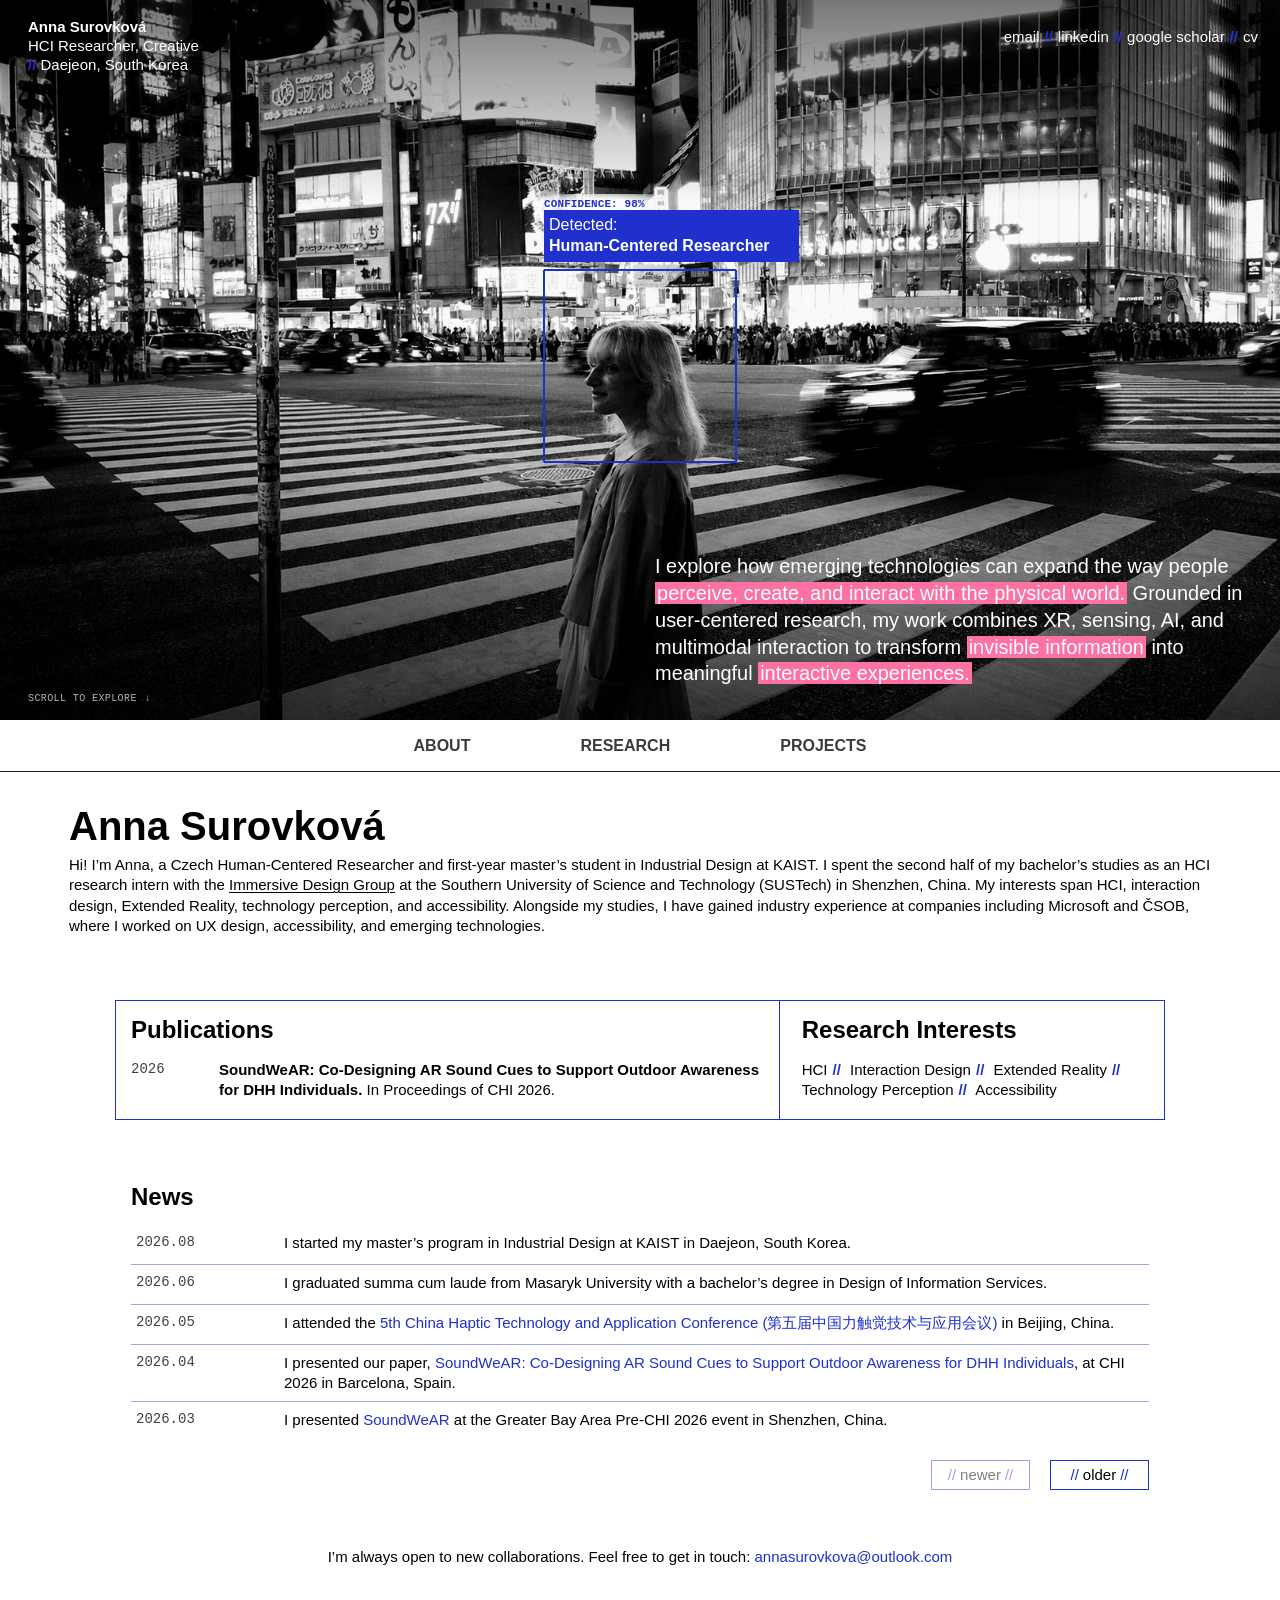
<file: index.html>
<!doctype html>
<html lang="en">
  <head>
    <meta charset="UTF-8" />
    <meta name="viewport" content="width=device-width, initial-scale=1" />
    <meta name="description" content="Anna Surovková — Human-Centered Researcher" />
    <title>Anna Surovková — Human-Centered Researcher</title>
    <link rel="preload" as="image" href="./assets/anna-hero-outpaint-v2.jpg" />
    <link rel="stylesheet" href="./homepage-hero.css?v=20260812l" />
    <script>
      // Progressive enhancement: the readable final state is the CSS default.
      // This temporary class prevents a flash before the decoded image starts the intro.
      (() => {
        try {
          const reduceMotion = matchMedia("(prefers-reduced-motion: reduce)").matches;
          const forceReplay = new URLSearchParams(location.search).get("replay") === "1";
          const hasPlayed = !forceReplay && sessionStorage.getItem("anna-homepage-hero-v1") === "played";
          if (!reduceMotion && !hasPlayed) {
            document.documentElement.classList.add("hero-intro-pending");
            window.__heroIntroFallback = setTimeout(() => {
              document.documentElement.classList.remove("hero-intro-pending");
            }, 4500);
          }
        } catch (_) {
          // Storage or scripting restrictions leave the completed state visible.
        }
      })();
    </script>
  </head>
  <body class="index-original">
    <homepage-hero data-session-key="anna-homepage-hero-v1">
      <section class="hero" aria-labelledby="hero-introduction">
        <div class="hero__stage">
          <div class="hero__media-plane">
            <img
              class="hero__photo"
              src="./assets/anna-hero-outpaint-v2.jpg"
              alt="Anna Surovková standing at a city crossing at night"
              fetchpriority="high"
            />

            <div class="hero__detection" aria-label="Anna detected as a Human-Centered Researcher with 98 percent accuracy">
              <svg class="hero__detection-frame" viewBox="0 0 100 100" preserveAspectRatio="none" aria-hidden="true">
                <path pathLength="1" d="M 0 0 H 50" />
                <path pathLength="1" d="M 0 0 V 50" />
                <path pathLength="1" d="M 100 0 H 50" />
                <path pathLength="1" d="M 100 0 V 50" />
                <path pathLength="1" d="M 0 100 H 50" />
                <path pathLength="1" d="M 0 100 V 50" />
                <path pathLength="1" d="M 100 100 H 50" />
                <path pathLength="1" d="M 100 100 V 50" />
              </svg>

              <p class="hero__accuracy" aria-hidden="true">CONFIDENCE: 98%</p>
              <p class="hero__detected-label">
                <span>Detected:</span>
                <strong>Human-Centered Researcher</strong>
              </p>
            </div>
          </div>

          <div class="hero__scan-track" aria-hidden="true">
            <span class="hero__scan-line"></span>
          </div>

          <header class="hero__header">
            <div class="hero__identity">
              <strong>Anna Surovková</strong>
              <span>HCI Researcher, Creative</span>
              <span><i>//</i> Daejeon, South Korea</span>
            </div>

            <nav class="hero__links" aria-label="External links">
              <a href="mailto:annasurovkova@outlook.com">email</a>
              <i>//</i>
              <a href="https://www.linkedin.com/in/annasurovkova/" target="_blank" rel="noreferrer">linkedin</a>
              <i>//</i>
              <a
                href="https://scholar.google.com/citations?view_op=list_works&amp;hl=en&amp;user=cHsy_EwAAAAJ"
                target="_blank"
                rel="noreferrer"
              >google scholar</a>
              <i>//</i>
              <a href="./cv.html">cv</a>
            </nav>
          </header>

          <p class="hero__intro" id="hero-introduction">
            <span class="hero__intro-line">I explore how emerging technologies can expand the way people</span>
            <span class="hero__intro-line"><mark>perceive, create, and interact with the physical world.</mark> Grounded in</span>
            <span class="hero__intro-line">user-centered research, my work combines XR, sensing, AI, and</span>
            <span class="hero__intro-line">multimodal interaction to transform <mark>invisible information</mark> into</span>
            <span class="hero__intro-line">meaningful <mark>interactive experiences.</mark></span>
          </p>

          <a class="hero__scroll-cue" href="#about">
            <span>Scroll to explore</span>
            <span aria-hidden="true">↓</span>
          </a>
        </div>

        <nav class="hero__primary-nav" aria-label="Primary navigation">
          <a href="./about.html">About</a>
          <a href="./research.html">Research</a>
          <a href="./projects.html">Projects</a>
        </nav>
      </section>
    </homepage-hero>

    <main class="site-content">
      <section class="about-section" id="about" aria-labelledby="about-title">
        <h1 id="about-title">Anna Surovková</h1>
        <p>
          Hi! I’m Anna, a Czech Human-Centered Researcher and first-year master’s student in Industrial Design at KAIST.
          I spent the second half of my bachelor’s studies as an HCI research intern with the
          <a href="https://www.immersivedesignresearch.com/" target="_blank" rel="noreferrer">Immersive Design Group</a>
          at the Southern University of Science and Technology (SUSTech) in Shenzhen, China. My interests span HCI,
          interaction design, Extended Reality, technology perception, and accessibility.
          Alongside my studies, I have gained industry experience at companies including Microsoft and ČSOB, where I
          worked on UX design, accessibility, and emerging technologies.
        </p>
      </section>

      <section class="research-card" id="research" aria-label="Publications and research interests">
        <div class="research-card__column research-card__publications" id="publications">
          <h2>Publications</h2>
          <article class="publication-item">
            <time datetime="2026">2026</time>
            <p>
              <strong>SoundWeAR: Co-Designing AR Sound Cues to Support Outdoor Awareness for DHH Individuals.</strong>
              In Proceedings of CHI 2026.
            </p>
          </article>
        </div>

        <div class="research-card__column research-card__interests">
          <h2>Research Interests</h2>
          <p>
            <span>HCI</span><i>//</i>
            <span>Interaction Design</span><i>//</i>
            <span>Extended Reality</span><i>//</i>
            <span>Technology Perception</span><i>//</i>
            <span>Accessibility</span>
          </p>
        </div>
      </section>

      <news-archive>
        <section class="news-section" id="news" aria-labelledby="news-title">
          <h2 id="news-title">News</h2>
          <div class="news-list" aria-live="polite">
            <div class="news-page" data-news-page="current" aria-hidden="false">
              <article class="news-item">
                <time datetime="2026-08">2026.08</time>
                <p>I started my master’s program in Industrial Design at KAIST in Daejeon, South Korea.</p>
              </article>
              <article class="news-item">
                <time datetime="2026-06">2026.06</time>
                <p>I graduated summa cum laude from Masaryk University with a bachelor’s degree in Design of Information Services.</p>
              </article>
              <article class="news-item">
                <time datetime="2026-05">2026.05</time>
                <p>
                  I attended the <span class="accent-text">5th China Haptic Technology and Application Conference
                  (第五届中国力触觉技术与应用会议)</span> in Beijing, China.
                </p>
              </article>
              <article class="news-item">
                <time datetime="2026-04">2026.04</time>
                <p>
                  I presented our paper,
                  <span class="accent-text">SoundWeAR: Co-Designing AR Sound Cues to Support Outdoor Awareness for DHH Individuals</span>,
                  at CHI 2026 in Barcelona, Spain.
                </p>
              </article>
              <article class="news-item">
                <time datetime="2026-03">2026.03</time>
                <p>
                  I presented <span class="accent-text">SoundWeAR</span> at the Greater Bay Area Pre-CHI 2026 event in Shenzhen, China.
                </p>
              </article>
            </div>

            <div class="news-page" data-news-page="older" aria-hidden="true" inert>
              <article class="news-item">
                <time datetime="2026-01">2026.01</time>
                <p>
                  Our paper,
                  <span class="accent-text">SoundWeAR: Co-Designing AR Sound Cues to Support Outdoor Awareness for DHH Individuals</span>,
                  was accepted for presentation at ACM CHI 2026.
                </p>
              </article>
              <article class="news-item">
                <time datetime="2025-08">2025.08</time>
                <p>
                  I attended the <span class="accent-text">Korea–China International University Exchange Design Workshop 2025.</span>
                </p>
              </article>
              <article class="news-item">
                <time datetime="2025-02">2025.02</time>
                <p>
                  I began my HCI research internship with the
                  <span class="accent-text">Immersive Design Group at SUSTech</span> in Shenzhen, China.
                </p>
              </article>
            </div>
          </div>

          <nav class="news-pagination" aria-label="News archive navigation">
            <button class="news-pagination__control is-disabled" type="button" data-news-target="current" disabled>
              <i>//</i> newer <i>//</i>
            </button>
            <button class="news-pagination__control" type="button" data-news-target="older">
              <i>//</i> older <i>//</i>
            </button>
          </nav>
        </section>
      </news-archive>

      <p class="contact-line">
        I’m always open to new collaborations. Feel free to get in touch:
        <a href="mailto:annasurovkova@outlook.com">annasurovkova@outlook.com</a>
      </p>
    </main>

    <footer class="site-footer">
      <span>©2026 all rights reserved</span>
      <a href="mailto:annasurovkova@outlook.com">annasurovkova@outlook.com</a>
    </footer>

    <script type="module" src="./homepage-hero.js?v=20260812"></script>
    <script type="module" src="./news-archive.js?v=20260812"></script>
  </body>
</html>
</file>
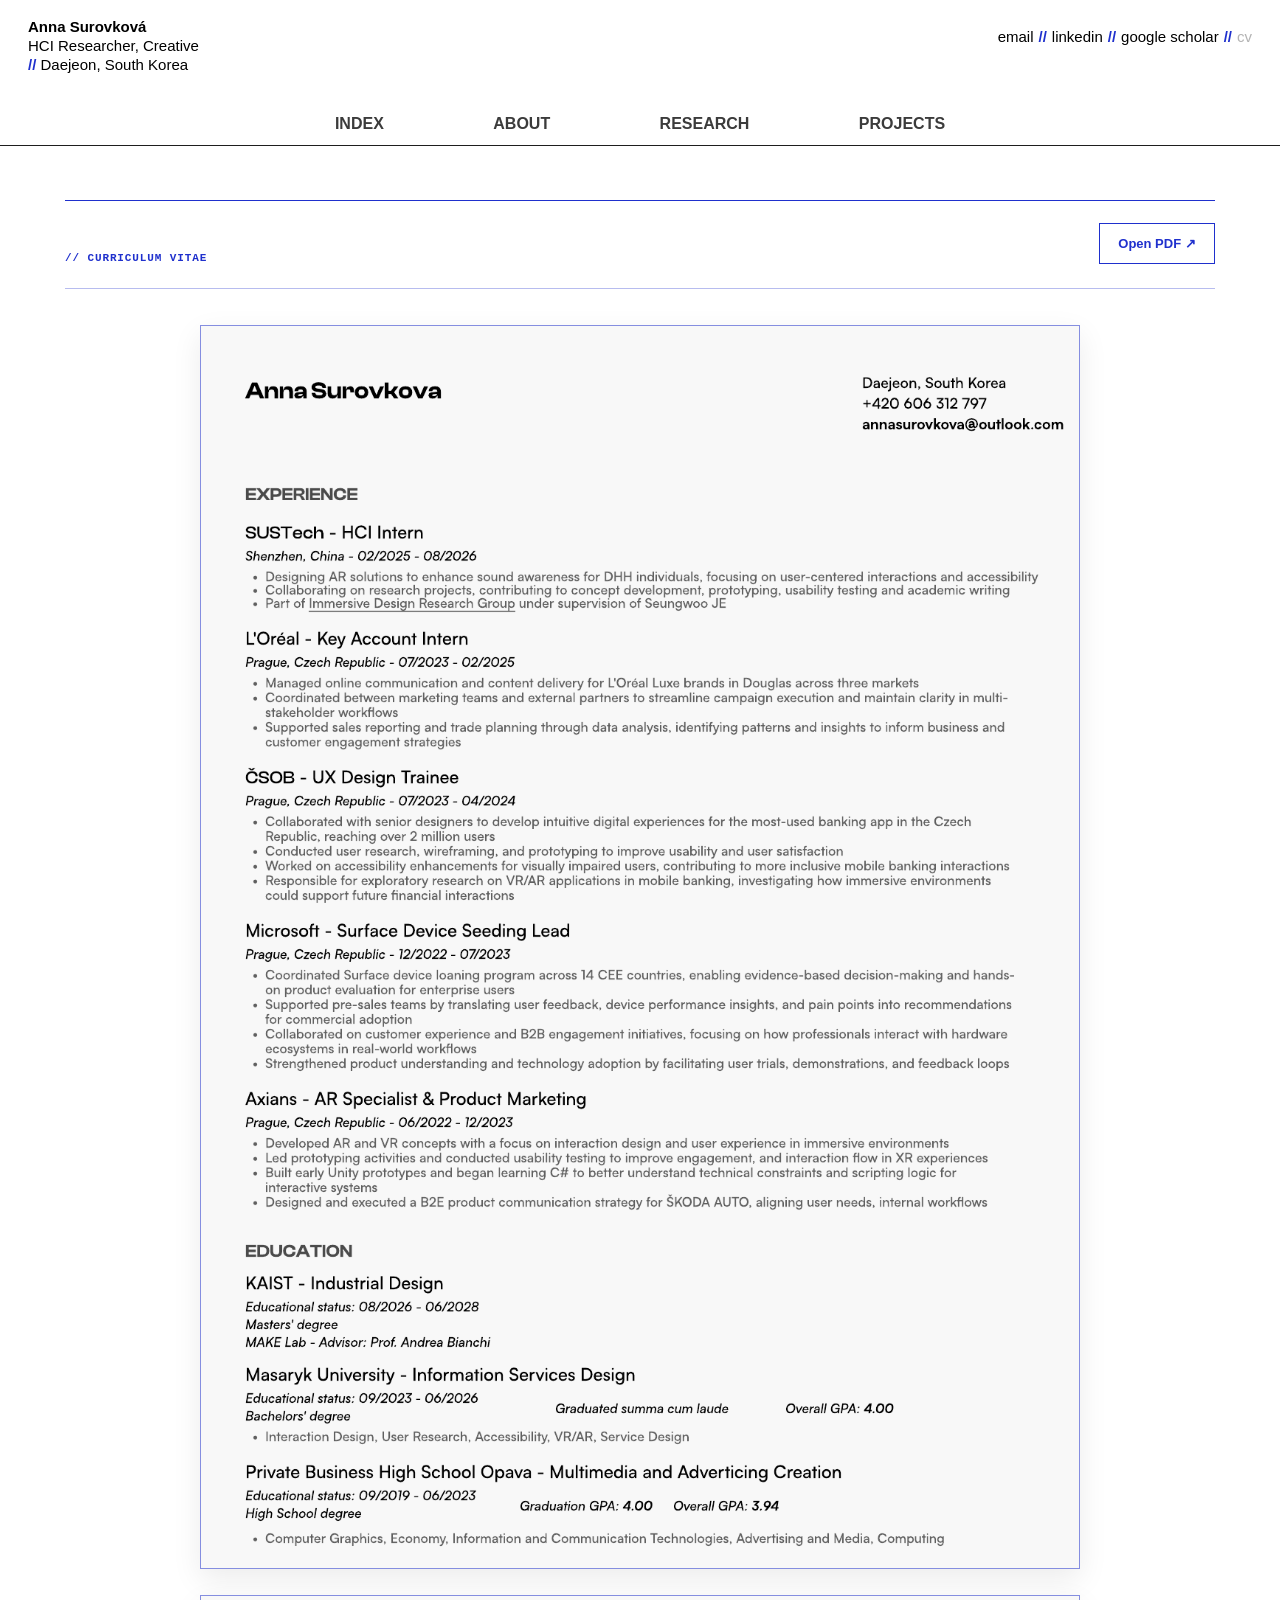
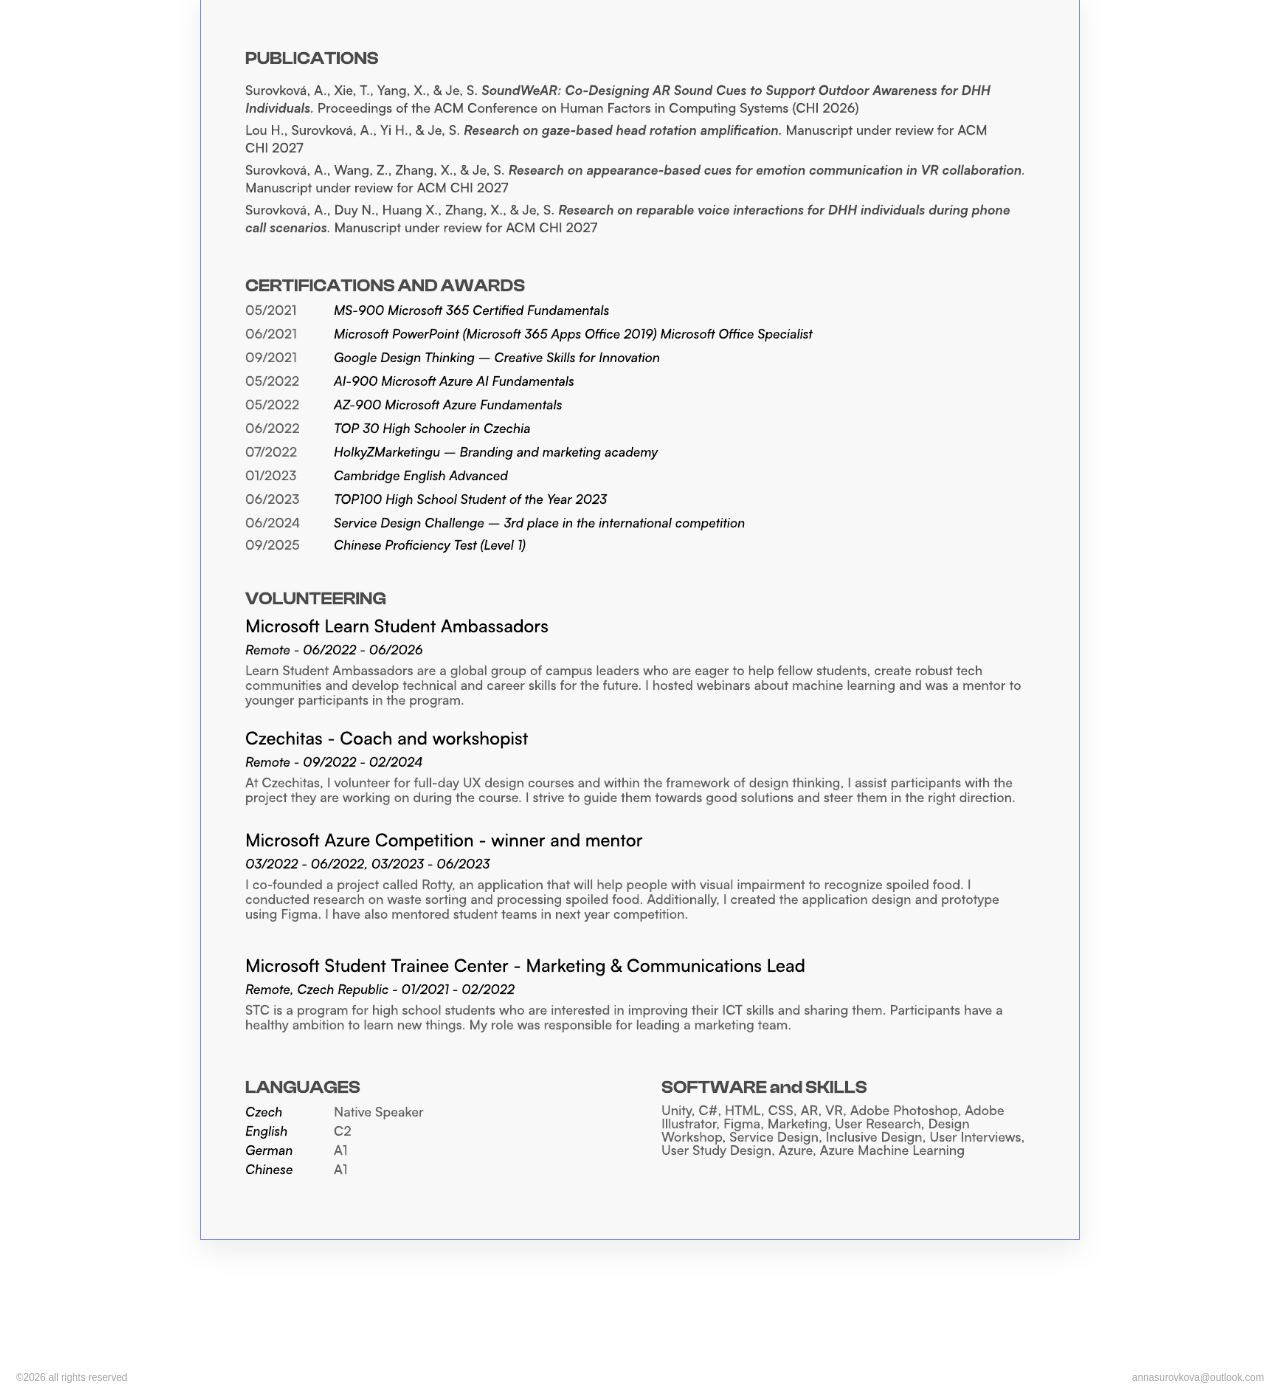
<file: cv.html>
<!doctype html>
<html lang="en">
  <head>
    <meta charset="UTF-8" />
    <meta name="viewport" content="width=device-width, initial-scale=1" />
    <meta name="description" content="Curriculum vitae of Anna Surovková, Human-Centered Researcher and Industrial Design student at KAIST." />
    <title>CV — Anna Surovková</title>
    <link rel="stylesheet" href="./interior-pages.css?v=20260812p" />
  </head>
  <body>
    <header class="page-header">
      <div class="page-header__top">
        <div class="page-identity">
          <strong>Anna Surovková</strong>
          <span>HCI Researcher, Creative</span>
          <span><i>//</i> Daejeon, South Korea</span>
        </div>
        <nav class="page-links" aria-label="External links">
          <a href="mailto:annasurovkova@outlook.com">email</a><i>//</i>
          <a href="https://www.linkedin.com/in/annasurovkova/" target="_blank" rel="noreferrer">linkedin</a><i>//</i>
          <a href="https://scholar.google.com/citations?view_op=list_works&amp;hl=en&amp;user=cHsy_EwAAAAJ" target="_blank" rel="noreferrer">google scholar</a><i>//</i>
          <a href="./cv.html" aria-current="page">cv</a>
        </nav>
      </div>
      <nav class="page-nav" aria-label="Primary navigation">
        <a href="./index.html">INDEX</a>
        <a href="./about.html">ABOUT</a>
        <a href="./research.html">RESEARCH</a>
        <a href="./projects.html">PROJECTS</a>
      </nav>
    </header>

    <main class="interior-main cv-page">
      <header class="cv-intro">
        <div>
          <h1 class="section-index"><span>//</span> Curriculum Vitae</h1>
        </div>
        <div class="cv-intro__actions">
          <a href="./assets/anna-surovkova-cv.pdf?v=20260812b" target="_blank" rel="noreferrer">Open PDF <span aria-hidden="true">↗</span></a>
        </div>
      </header>

      <section class="cv-sheets" aria-label="Anna Surovková curriculum vitae">
        <figure class="cv-sheet">
          <img src="./assets/anna-surovkova-cv-page-1.png?v=20260812b" alt="Anna Surovková curriculum vitae, page 1 of 2" />
        </figure>
        <figure class="cv-sheet">
          <img src="./assets/anna-surovkova-cv-page-2.png?v=20260812b" alt="Anna Surovková curriculum vitae, page 2 of 2" />
        </figure>
      </section>
    </main>

    <footer class="site-footer"><span>©2026 all rights reserved</span><a href="mailto:annasurovkova@outlook.com">annasurovkova@outlook.com</a></footer>
  </body>
</html>
</file>
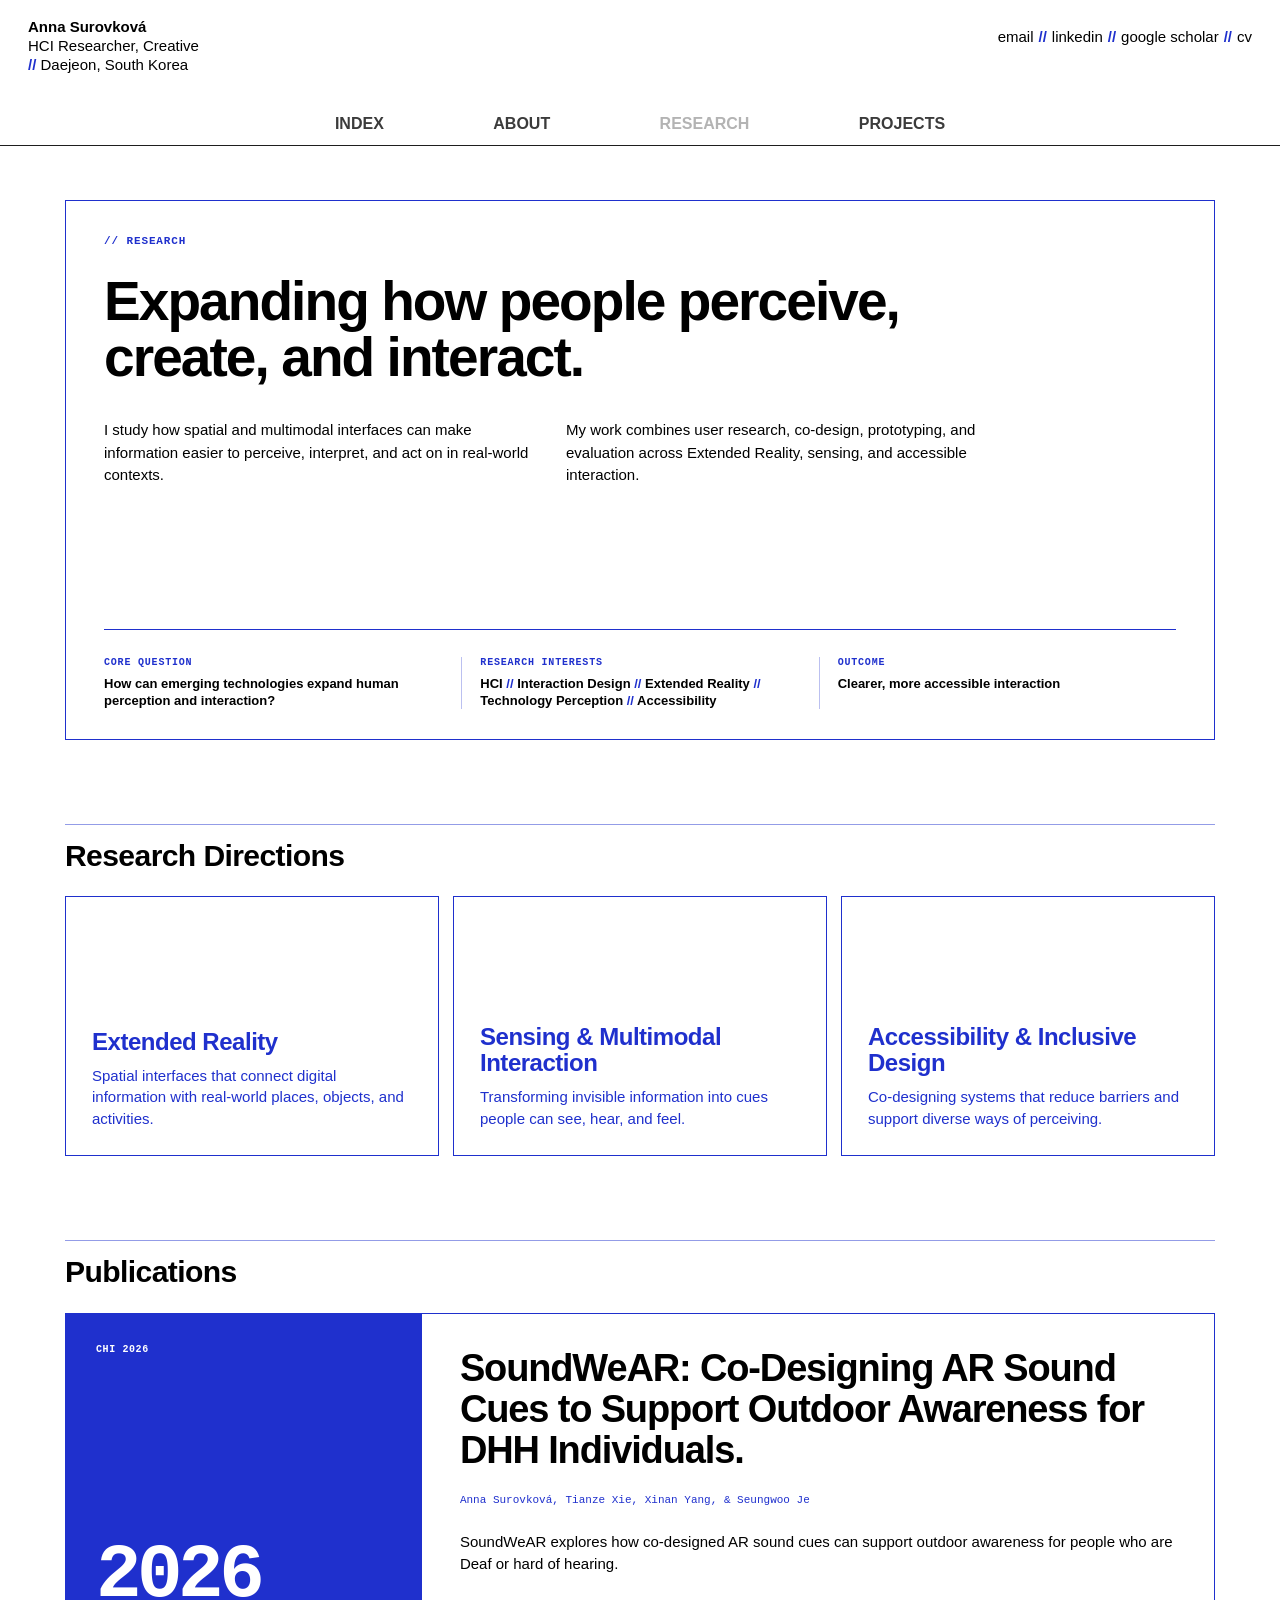
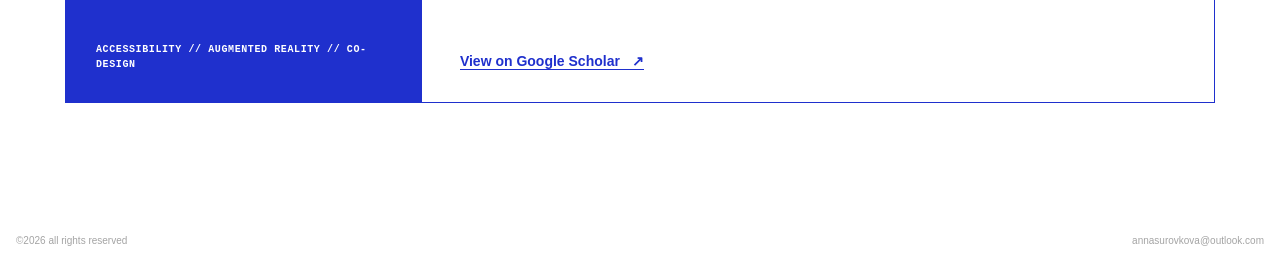
<file: research.html>
<!doctype html>
<html lang="en">
  <head>
    <meta charset="UTF-8" />
    <meta name="viewport" content="width=device-width, initial-scale=1" />
    <meta name="description" content="Human-centered research by Anna Surovková across HCI, interaction design, Extended Reality, technology perception, and accessibility." />
    <title>Research — Anna Surovková</title>
    <link rel="stylesheet" href="./interior-pages.css?v=20260812p" />
  </head>
  <body>
    <header class="page-header">
      <div class="page-header__top">
        <div class="page-identity"><strong>Anna Surovková</strong><span>HCI Researcher, Creative</span><span><i>//</i> Daejeon, South Korea</span></div>
        <nav class="page-links" aria-label="External links">
          <a href="mailto:annasurovkova@outlook.com">email</a><i>//</i><a href="https://www.linkedin.com/in/annasurovkova/" target="_blank" rel="noreferrer">linkedin</a><i>//</i><a href="https://scholar.google.com/citations?view_op=list_works&amp;hl=en&amp;user=cHsy_EwAAAAJ" target="_blank" rel="noreferrer">google scholar</a><i>//</i><a href="./cv.html">cv</a>
        </nav>
      </div>
      <nav class="page-nav" aria-label="Primary navigation"><a href="./index.html">INDEX</a><a href="./about.html">ABOUT</a><a href="./research.html" aria-current="page">RESEARCH</a><a href="./projects.html">PROJECTS</a></nav>
    </header>

    <main class="interior-main research-page">
      <section class="research-hero" aria-labelledby="research-title">
        <div class="research-hero__copy">
          <p class="section-index"><span>//</span> Research</p>
          <h1 id="research-title">Expanding how people perceive, create, and interact.</h1>
          <div class="research-hero__summary">
            <p>I study how spatial and multimodal interfaces can make information easier to perceive, interpret, and act on in real-world contexts.</p>
            <p>My work combines user research, co-design, prototyping, and evaluation across Extended Reality, sensing, and accessible interaction.</p>
          </div>
          <dl class="research-hero__facts">
            <div><dt>Core question</dt><dd>How can emerging technologies expand human perception and interaction?</dd></div>
            <div><dt>Research interests</dt><dd>HCI <span>//</span> Interaction Design <span>//</span> Extended Reality <span>//</span> Technology Perception <span>//</span> Accessibility</dd></div>
            <div><dt>Outcome</dt><dd>Clearer, more accessible interaction</dd></div>
          </dl>
        </div>

      </section>

      <section class="research-directions" aria-labelledby="directions-title">
        <header class="section-heading section-heading--quiet">
          <h2 id="directions-title">Research Directions</h2>
        </header>
        <div class="research-directions__grid">
          <article class="research-direction"><h3>Extended Reality</h3><p>Spatial interfaces that connect digital information with real-world places, objects, and activities.</p></article>
          <article class="research-direction"><h3>Sensing &amp; Multimodal Interaction</h3><p>Transforming invisible information into cues people can see, hear, and feel.</p></article>
          <article class="research-direction"><h3>Accessibility &amp; Inclusive Design</h3><p>Co-designing systems that reduce barriers and support diverse ways of perceiving.</p></article>
        </div>
      </section>

      <section class="research-featured" aria-labelledby="publications-title">
        <header class="section-heading section-heading--quiet">
          <h2 id="publications-title">Publications</h2>
        </header>
        <article class="featured-publication">
          <div class="featured-publication__meta">
            <span>CHI 2026</span>
            <time datetime="2026">2026</time>
            <p>Accessibility <i>//</i> Augmented Reality <i>//</i> Co-design</p>
          </div>
          <div class="featured-publication__copy">
            <h3>SoundWeAR: Co-Designing AR Sound Cues to Support Outdoor Awareness for DHH Individuals.</h3>
            <p class="featured-publication__authors">Anna Surovková, Tianze Xie, Xinan Yang, &amp; Seungwoo Je</p>
            <p>SoundWeAR explores how co-designed AR sound cues can support outdoor awareness for people who are Deaf or hard of hearing.</p>
            <a href="https://scholar.google.com/citations?view_op=list_works&amp;hl=en&amp;user=cHsy_EwAAAAJ" target="_blank" rel="noreferrer">View on Google Scholar <span>↗</span></a>
          </div>
        </article>
      </section>

    </main>

    <footer class="site-footer"><span>©2026 all rights reserved</span><a href="mailto:annasurovkova@outlook.com">annasurovkova@outlook.com</a></footer>
  </body>
</html>
</file>
<file: homepage-hero.css>
:root {
  --hero-blue: #1f30cd;
  --hero-pink: #fd71a5;
  --hero-nav-height: 52px;
  --hero-sans: "Helvetica Neue", "Avenir Next", Avenir, Helvetica, Arial, sans-serif;
  --hero-mono: "Roboto Mono", "SFMono-Regular", Consolas, "Liberation Mono", monospace;
  color-scheme: light;
}

* {
  box-sizing: border-box;
}

html {
  scroll-behavior: smooth;
}

body {
  margin: 0;
  background: #fff;
  color: #000;
  font-family: var(--hero-sans);
}

homepage-hero {
  display: block;
  isolation: isolate;
}

.hero {
  display: grid;
  grid-template-rows: minmax(0, 1fr) var(--hero-nav-height);
  min-height: 100svh;
  overflow: hidden;
  background: #fff;
}

.hero__stage {
  position: relative;
  min-height: 0;
  overflow: hidden;
  background: #0a0a0a;
}

.hero__stage::before,
.hero__stage::after {
  position: absolute;
  z-index: 2;
  right: 0;
  left: 0;
  content: "";
  pointer-events: none;
}

.hero__stage::before {
  top: 0;
  height: 28%;
  background: linear-gradient(180deg, rgb(0 0 0 / 52%), transparent);
}

.hero__stage::after {
  bottom: 0;
  height: 37%;
  background: linear-gradient(0deg, rgb(0 0 0 / 64%), transparent);
}

.hero__media-plane {
  --hero-media-position: translate3d(0, 0, 0);
  position: absolute;
  z-index: 1;
  inset: 0;
  overflow: hidden;
  transform: var(--hero-media-position);
  transform-origin: center;
}

.hero__media-plane::after {
  position: absolute;
  z-index: 2;
  inset: 0;
  background-image: url("data:image/svg+xml,%3Csvg viewBox='0 0 180 180' xmlns='http://www.w3.org/2000/svg'%3E%3Cfilter id='noise'%3E%3CfeTurbulence type='fractalNoise' baseFrequency='.86' numOctaves='3' seed='13' stitchTiles='stitch'/%3E%3C/filter%3E%3Crect width='100%25' height='100%25' filter='url(%23noise)' opacity='.62'/%3E%3C/svg%3E");
  background-size: 180px 180px;
  content: "";
  mix-blend-mode: soft-light;
  opacity: 0.18;
  pointer-events: none;
}

.hero__photo {
  display: block;
  width: 100%;
  height: 100%;
  object-fit: cover;
  object-position: center 44%;
  filter: grayscale(1) contrast(1.085) brightness(0.975);
  user-select: none;
}

.hero__header {
  position: absolute;
  z-index: 6;
  top: 18px;
  right: 22px;
  left: 28px;
  display: flex;
  align-items: flex-start;
  justify-content: space-between;
  color: #fff;
  font-size: 15px;
  line-height: 1.25;
}

.hero__identity {
  display: flex;
  flex-direction: column;
}

.hero__identity strong {
  font-weight: 800;
}

.hero__identity i,
.hero__links i {
  color: var(--hero-blue);
  font-style: normal;
  font-weight: 800;
}

.hero__links {
  display: flex;
  gap: 5px;
  align-items: center;
  padding-top: 10px;
  white-space: nowrap;
}

.hero__links a,
.hero__links span {
  color: inherit;
  text-decoration: none;
}

.hero__links a:hover,
.hero__links a:focus-visible {
  text-decoration: underline;
  text-underline-offset: 3px;
}

.hero__detection {
  position: absolute;
  z-index: 4;
  top: 42%;
  left: 50%;
  width: clamp(140px, 38vw, 160px);
  height: auto;
  aspect-ratio: 1;
  color: #fff;
  transform: translateX(-50%);
}

.hero__detection-frame {
  position: absolute;
  inset: 0;
  display: block;
  width: 100%;
  height: 100%;
  overflow: visible;
}

.hero__detection-frame path {
  fill: none;
  stroke: var(--hero-blue);
  stroke-width: 2;
  vector-effect: non-scaling-stroke;
}

.hero__accuracy {
  position: absolute;
  bottom: calc(100% + 60px);
  left: 0;
  margin: 0;
  color: var(--hero-blue);
  font-family: var(--hero-mono);
  font-size: 11px;
  font-weight: 600;
  line-height: 1;
  letter-spacing: 0.01em;
  white-space: nowrap;
}

.hero__accuracy::before {
  position: absolute;
  z-index: -1;
  inset: -5px -9px;
  background: radial-gradient(
    ellipse at 58% 50%,
    rgb(255 255 255 / 98%) 0 38%,
    rgb(250 250 250 / 78%) 66%,
    rgb(245 245 245 / 0%) 100%
  );
  content: "";
}

.hero__detected-label {
  position: absolute;
  bottom: calc(100% + 8px);
  left: 0;
  display: flex;
  flex-direction: column;
  justify-content: center;
  width: 255px;
  min-height: 51px;
  margin: 0;
  padding: 5px;
  background: var(--hero-blue);
  color: #fff;
  font-size: 16px;
  line-height: 1.3;
}

.hero__detected-label strong {
  font-weight: 750;
  white-space: nowrap;
}

.hero__intro {
  --hero-intro-shift-x: clamp(8px, calc(8px + (100vw - 1280px) * 0.12), 100px);
  position: absolute;
  z-index: 5;
  right: 0;
  bottom: 51px;
  left: 50.55%;
  width: min(633px, 49.45%);
  margin: 0;
  color: #fff;
  font-size: clamp(17px, 1.56vw, 20px);
  font-weight: 500;
  line-height: 1.34;
  transform: translate(var(--hero-intro-shift-x), 18px);
}

.hero__intro-line {
  display: block;
  width: max-content;
  max-width: none;
  white-space: nowrap;
}

.hero__intro mark {
  padding: 0 2px;
  background-color: transparent;
  background-image: linear-gradient(var(--hero-pink), var(--hero-pink));
  background-repeat: no-repeat;
  background-position: 0 50%;
  background-size: 100% 1.12em;
  color: inherit;
  box-decoration-break: clone;
  -webkit-box-decoration-break: clone;
}

.hero__scan-track {
  position: absolute;
  z-index: 4;
  inset: 0;
  overflow: hidden;
  opacity: 0;
  pointer-events: none;
}

.hero__scan-line {
  position: absolute;
  inset: 0;
  border-bottom: 1px solid rgb(84 111 255 / 92%);
  box-shadow: 0 0 7px rgb(31 48 205 / 60%);
  transform: translateY(-100%);
}

.hero__scroll-cue {
  position: absolute;
  z-index: 6;
  bottom: 16px;
  left: 28px;
  display: flex;
  gap: 8px;
  align-items: center;
  color: rgb(255 255 255 / 70%);
  font-family: var(--hero-mono);
  font-size: 10px;
  letter-spacing: 0.04em;
  text-decoration: none;
  text-transform: uppercase;
}

.hero__primary-nav {
  position: relative;
  z-index: 7;
  display: grid;
  grid-template-columns: repeat(4, auto);
  align-items: center;
  justify-content: center;
  gap: clamp(70px, 8.6vw, 110px);
  border-bottom: 1px solid #1e1e1e;
  background: #fff;
}

.hero__primary-nav a {
  position: relative;
  color: #3b3b3b;
  font-size: 16px;
  font-weight: 750;
  text-decoration: none;
  text-transform: uppercase;
}

.hero__primary-nav a::after {
  position: absolute;
  right: 0;
  bottom: -8px;
  left: 0;
  height: 1px;
  background: currentColor;
  content: "";
  opacity: 0;
  transform: scaleX(0);
  transform-origin: left;
  transition: opacity 180ms ease, transform 180ms ease;
}

.hero__primary-nav a[aria-current="page"] {
  color: rgb(59 59 59 / 39%);
}

.hero__primary-nav a:hover,
.hero__primary-nav a:focus-visible {
  color: var(--hero-blue);
}

.hero__primary-nav a:hover::after,
.hero__primary-nav a:focus-visible::after {
  opacity: 1;
  transform: scaleX(1);
}

.site-content {
  width: min(100% - 130px, 1150px);
  margin: 0 auto;
  padding: 54px 0 88px;
}

.site-content section {
  scroll-margin-top: 24px;
}

.index-section-index,
.index-panel-label {
  margin: 0;
  color: var(--hero-blue);
  font-family: var(--hero-mono);
  font-size: 11px;
  font-weight: 600;
  letter-spacing: 0.08em;
  text-transform: uppercase;
}

.index-section-index span,
.index-panel-label span,
.index-text-link span,
.index-research__statement a span {
  font-weight: 800;
}

.index-section-heading {
  display: grid;
  grid-template-columns: minmax(190px, 0.6fr) minmax(0, 1.4fr);
  align-items: end;
  padding-bottom: 20px;
  border-bottom: 1px solid #000;
}

.index-section-heading h1,
.index-section-heading h2,
.index-contact h2 {
  margin: 0;
  font-size: clamp(34px, 3.25vw, 42px);
  font-weight: 750;
  letter-spacing: -0.03em;
  line-height: 1.05;
}

.index-profile__body {
  display: grid;
  grid-template-columns: minmax(0, 1.35fr) minmax(320px, 0.65fr);
  margin-top: 24px;
  border: 1px solid var(--hero-blue);
}

.index-profile__intro {
  padding: 32px 36px 34px;
}

.index-profile__intro p {
  margin: 0;
  max-width: 710px;
  font-size: 16px;
  line-height: 1.48;
}

.index-profile__intro p + p {
  margin-top: 16px;
}

.index-text-link {
  display: inline-block;
  margin-top: 28px;
  border-bottom: 1px solid transparent;
  color: var(--hero-blue);
  font-size: 14px;
  font-weight: 650;
  text-decoration: none;
  transition: border-color 180ms ease;
}

.index-text-link:hover,
.index-text-link:focus-visible {
  border-color: currentColor;
}

.index-profile__facts {
  display: grid;
  margin: 0;
  border-left: 1px solid var(--hero-blue);
}

.index-profile__facts div {
  display: flex;
  flex-direction: column;
  justify-content: center;
  padding: 22px 28px;
}

.index-profile__facts div + div {
  border-top: 1px solid rgb(31 48 205 / 42%);
}

.index-profile__facts dt {
  margin-bottom: 7px;
  color: var(--hero-blue);
  font-family: var(--hero-mono);
  font-size: 10px;
  font-weight: 600;
  letter-spacing: 0.08em;
  text-transform: uppercase;
}

.index-profile__facts dd {
  margin: 0;
  font-size: 15px;
  font-weight: 700;
  line-height: 1.3;
}

.index-research,
.news-section,
.index-contact {
  margin-top: 84px;
}

.index-research__statement {
  display: grid;
  grid-template-columns: minmax(0, 1fr) auto;
  align-items: end;
  gap: 30px;
  margin-top: 24px;
  background: var(--hero-blue);
  padding: 30px 34px;
  color: #fff;
}

.index-research__statement p {
  max-width: 810px;
  margin: 0;
  font-size: clamp(19px, 2vw, 25px);
  font-weight: 650;
  line-height: 1.28;
}

.index-research__statement a {
  border-bottom: 1px solid rgb(255 255 255 / 70%);
  color: #fff;
  font-size: 13px;
  font-weight: 650;
  text-decoration: none;
  white-space: nowrap;
}

.research-card {
  display: grid;
  grid-template-columns: minmax(0, 1.3fr) minmax(300px, 0.7fr);
  min-height: 230px;
  margin-top: 14px;
  border: 1px solid var(--hero-blue);
}

.research-card__column {
  padding: 27px 30px 30px;
}

.research-card__column + .research-card__column {
  border-left: 1px solid var(--hero-blue);
}

.publication-item {
  margin-top: 46px;
}

.publication-item time,
.news-item time {
  color: var(--hero-blue);
  font-family: var(--hero-mono);
  font-size: 11px;
  font-weight: 600;
  letter-spacing: 0.05em;
  line-height: 1.35;
  text-transform: uppercase;
}

.publication-item p {
  max-width: 680px;
  margin: 11px 0 0;
  font-size: clamp(20px, 2.1vw, 27px);
  letter-spacing: -0.018em;
  line-height: 1.18;
}

.publication-item strong {
  font-weight: 750;
}

.research-card__interests ul {
  display: flex;
  flex-wrap: wrap;
  gap: 9px 0;
  margin: 48px 0 0;
  padding: 0;
  list-style: none;
}

.research-card__interests li {
  font-size: 15px;
  font-weight: 650;
  line-height: 1.35;
}

.research-card__interests li:not(:last-child)::after {
  margin: 0 8px;
  color: var(--hero-blue);
  content: "//";
  font-weight: 800;
}

.news-section {
  margin-right: 0;
  margin-left: 0;
}

.index-section-heading--with-note {
  grid-template-columns: minmax(190px, 0.6fr) minmax(230px, 0.7fr) minmax(0, 0.7fr);
  gap: 20px;
}

.index-section-heading--with-note > p:last-child {
  margin: 0;
  max-width: 360px;
  font-size: 14px;
  line-height: 1.42;
}

.news-shell {
  margin-top: 24px;
  border: 1px solid var(--hero-blue);
}

.news-list {
  display: grid;
}

.news-page {
  grid-area: 1 / 1;
}

.news-page[aria-hidden="true"] {
  visibility: hidden;
  pointer-events: none;
}

.news-item {
  display: grid;
  grid-template-columns: 118px 1fr;
  gap: 24px;
  align-items: start;
  min-height: 58px;
  padding: 16px 20px;
  border-bottom: 1px solid rgb(31 48 205 / 38%);
}

.news-item:last-child {
  border-bottom: 0;
}

.news-item p {
  margin: 0;
  font-size: 16px;
  line-height: 1.42;
}

.accent-text {
  color: var(--hero-blue);
}

.news-pagination {
  display: flex;
  justify-content: flex-end;
  gap: 12px;
  padding: 14px 18px;
  border-top: 1px solid var(--hero-blue);
}

.news-pagination__control {
  display: inline-flex;
  align-items: center;
  justify-content: center;
  width: 112px;
  height: 38px;
  border: 1px solid var(--hero-blue);
  color: #000;
  font-size: 14px;
  line-height: 1;
  text-decoration: none;
}

button.news-pagination__control {
  background: #fff;
  cursor: pointer;
  font: inherit;
  transition: background-color 180ms ease, color 180ms ease;
}

.news-pagination__control i {
  margin: 0 4px;
  color: var(--hero-blue);
  font-style: normal;
}

.news-pagination__control.is-disabled {
  border-color: rgb(31 48 205 / 45%);
  color: rgb(0 0 0 / 50%);
  cursor: default;
}

.news-pagination__control.is-disabled i {
  color: rgb(31 48 205 / 45%);
}

.news-pagination__control:not(.is-disabled):hover,
.news-pagination__control:not(.is-disabled):focus-visible {
  background: var(--hero-blue);
  color: #fff;
}

.news-pagination__control:not(.is-disabled):hover i,
.news-pagination__control:not(.is-disabled):focus-visible i {
  color: #fff;
}

.index-contact {
  display: grid;
  grid-template-columns: minmax(0, 1.25fr) minmax(310px, 0.75fr);
  gap: 50px;
  align-items: end;
  background: var(--hero-blue);
  padding: 34px 38px 38px;
  color: #fff;
}

.index-contact .index-section-index {
  margin-bottom: 34px;
  color: #fff;
}

.index-contact h2 {
  max-width: 690px;
}

.index-contact > a {
  display: flex;
  align-items: center;
  justify-content: space-between;
  gap: 18px;
  border-bottom: 1px solid rgb(255 255 255 / 72%);
  padding-bottom: 9px;
  color: #fff;
  font-size: 15px;
  font-weight: 650;
  text-decoration: none;
}

.index-contact > a span {
  font-size: 20px;
}

.site-footer {
  display: flex;
  justify-content: space-between;
  align-items: flex-end;
  min-height: 65px;
  padding: 30px 16px 10px;
  color: rgb(0 0 0 / 36%);
  font-size: 10px;
}

.site-footer a {
  color: inherit;
  text-decoration: none;
}

/* Original Index layout, intentionally retained as the homepage presentation. */
.index-original .hero__primary-nav {
  display: flex;
  grid-template-columns: none;
  justify-content: center;
  gap: clamp(70px, 8.6vw, 110px);
}

.index-original .hero__primary-nav a::after {
  display: none;
}

.index-original .site-content {
  width: min(100% - 48px, 1142px);
  margin: 0 auto;
  padding: 28px 0 0;
}

.index-original .about-section h1 {
  margin: 0 0 3px;
  font-size: clamp(34px, 3.125vw, 40px);
  font-weight: 750;
  line-height: 1.3;
}

.index-original .about-section p {
  margin: 0;
  font-size: 15px;
  font-weight: 450;
  line-height: 1.35;
}

.index-original .about-section a {
  color: inherit;
  text-decoration-thickness: 1px;
  text-underline-offset: 2px;
}

.index-original .research-card {
  display: grid;
  grid-template-columns: 1.72fr 1fr;
  min-height: 120px;
  margin: 64px 46px 0;
  border: 1px solid var(--hero-blue);
}

.index-original .research-card__column {
  padding: 14px 15px 10px;
}

.index-original .research-card__column + .research-card__column {
  border-top: 0;
  border-left: 1px solid var(--hero-blue);
  padding: 14px 15px 10px 22px;
}

.index-original .research-card h2,
.index-original .news-section h2 {
  margin: 0;
  font-size: 24px;
  font-weight: 750;
  line-height: 1.25;
}

.index-original .publication-item {
  display: grid;
  grid-template-columns: 70px 1fr;
  gap: 18px;
  align-items: start;
  margin-top: 15px;
}

.index-original .publication-item time,
.index-original .news-item time {
  color: rgb(0 0 0 / 75%);
  font-family: var(--hero-mono);
  font-size: 14px;
  font-weight: 400;
  letter-spacing: normal;
  line-height: 1.35;
  text-transform: none;
}

.index-original .publication-item p,
.index-original .research-card__interests p {
  max-width: none;
  margin: 0;
  font-size: 15px;
  letter-spacing: normal;
  line-height: 1.35;
}

.index-original .publication-item strong {
  font-weight: 750;
}

.index-original .research-card__interests p {
  margin-top: 15px;
}

.index-original .research-card__interests i {
  margin: 0 5px;
  color: var(--hero-blue);
  font-style: normal;
  font-weight: 750;
}

.index-original .news-section {
  margin: 62px 62px 0;
}

.index-original .news-section h2 {
  margin-bottom: 13px;
}

.index-original .news-list {
  display: grid;
}

.index-original .news-page {
  grid-area: 1 / 1;
}

.index-original .news-item {
  display: grid;
  grid-template-columns: 130px 1fr;
  gap: 18px;
  align-items: start;
  min-height: 40px;
  padding: 8px 5px 7px;
  border-bottom: 1px solid rgb(31 48 205 / 43%);
}

.index-original .news-item:last-child {
  border-bottom: 0;
}

.index-original .news-item p {
  margin: 0;
  font-size: 15px;
  line-height: 1.35;
}

.index-original .news-pagination {
  display: flex;
  justify-content: flex-end;
  gap: 20px;
  margin-top: 18px;
  padding: 0;
  border-top: 0;
}

.index-original .news-pagination__control {
  width: 99px;
  height: 30px;
  font-size: 15px;
}

.index-original .news-pagination__control:not(.is-disabled):hover,
.index-original .news-pagination__control:not(.is-disabled):focus-visible {
  background: #fff;
  color: #000;
}

.index-original .news-pagination__control:not(.is-disabled):hover i,
.index-original .news-pagination__control:not(.is-disabled):focus-visible i {
  color: var(--hero-blue);
}

.index-original .contact-line {
  margin: 57px auto 0;
  font-size: 15px;
  line-height: 1.35;
  text-align: center;
}

.index-original .contact-line a {
  color: var(--hero-blue);
  text-decoration: none;
}

/* The default state above is complete and readable. Only progressive enhancement hides it. */
.hero-intro-pending homepage-hero .hero__header,
.hero-intro-pending homepage-hero .hero__detection,
.hero-intro-pending homepage-hero .hero__intro-line,
.hero-intro-pending homepage-hero .hero__scroll-cue,
.hero-intro-pending homepage-hero .hero__primary-nav {
  opacity: 0;
}

homepage-hero.is-playing .hero__header,
homepage-hero.is-playing .hero__accuracy,
homepage-hero.is-playing .hero__detected-label,
homepage-hero.is-playing .hero__intro-line,
homepage-hero.is-playing .hero__scroll-cue,
homepage-hero.is-playing .hero__primary-nav {
  opacity: 0;
}

homepage-hero.is-playing .hero__media-plane {
  animation: hero-photo-settle 1200ms cubic-bezier(0.2, 0.75, 0.3, 1) both;
}

homepage-hero.is-playing .hero__detection-frame path {
  stroke-dasharray: 1;
  stroke-dashoffset: 1;
  animation: hero-frame-draw 500ms cubic-bezier(0.2, 0.75, 0.3, 1) 720ms forwards;
}

homepage-hero.is-playing .hero__detection-frame {
  animation: hero-frame-pulse 420ms ease-out 2230ms both;
}

homepage-hero.is-playing .hero__scan-track {
  animation: hero-scan-track 900ms ease-out 360ms both;
}

homepage-hero.is-playing .hero__scan-line {
  animation: hero-scan 900ms cubic-bezier(0.25, 0.7, 0.35, 1) 360ms both;
}

homepage-hero.is-playing .hero__accuracy {
  animation: hero-reveal 220ms ease-out 720ms forwards;
}

homepage-hero.is-playing .hero__detected-label {
  clip-path: inset(0 100% 0 0);
  opacity: 1;
  animation: hero-label-wipe 420ms cubic-bezier(0.2, 0.75, 0.3, 1) 2320ms forwards;
}

homepage-hero.is-playing .hero__intro-line {
  transform: translateY(9px);
  clip-path: inset(0 100% 0 0);
  animation: hero-line-reveal 520ms cubic-bezier(0.2, 0.75, 0.3, 1) forwards;
}

homepage-hero.is-playing .hero__intro-line:nth-child(1) { animation-delay: 2580ms; }
homepage-hero.is-playing .hero__intro-line:nth-child(2) { animation-delay: 2660ms; }
homepage-hero.is-playing .hero__intro-line:nth-child(3) { animation-delay: 2740ms; }
homepage-hero.is-playing .hero__intro-line:nth-child(4) { animation-delay: 2820ms; }
homepage-hero.is-playing .hero__intro-line:nth-child(5) { animation-delay: 2900ms; }

homepage-hero.is-playing .hero__intro mark {
  background-size: 0% 1.12em;
  animation: hero-highlight 480ms cubic-bezier(0.2, 0.75, 0.3, 1) 2760ms forwards;
}

homepage-hero.is-playing .hero__intro-line:nth-child(4) mark { animation-delay: 2940ms; }
homepage-hero.is-playing .hero__intro-line:nth-child(5) mark { animation-delay: 3020ms; }

homepage-hero.is-playing .hero__header,
homepage-hero.is-playing .hero__primary-nav,
homepage-hero.is-playing .hero__scroll-cue {
  transform: translateY(-7px);
  animation: hero-reveal 380ms ease-out 3120ms forwards;
}

homepage-hero.is-playing .hero__primary-nav,
homepage-hero.is-playing .hero__scroll-cue {
  transform: translateY(7px);
}

@keyframes hero-scan-track {
  0%, 100% { opacity: 0; }
  8%, 86% { opacity: 1; }
}

@keyframes hero-photo-settle {
  from { transform: var(--hero-media-position) scale(1.025); }
  to { transform: var(--hero-media-position) scale(1); }
}

@keyframes hero-scan {
  from { transform: translateY(-100%); }
  to { transform: translateY(0); }
}

@keyframes hero-frame-draw {
  to { stroke-dashoffset: 0; }
}

@keyframes hero-frame-pulse {
  0%, 100% { filter: none; }
  48% { filter: drop-shadow(0 0 3px rgb(84 111 255 / 70%)); }
}

@keyframes hero-label-wipe {
  to { clip-path: inset(0 0 0 0); }
}

@keyframes hero-reveal {
  to {
    opacity: 1;
    transform: translateY(0);
  }
}

@keyframes hero-line-reveal {
  to {
    opacity: 1;
    transform: translateY(0);
    clip-path: inset(0 0 0 0);
  }
}

@keyframes hero-highlight {
  to { background-size: 100% 1.12em; }
}

@media (min-width: 761px) {
  .hero {
    min-height: 0;
  }

  .hero__stage {
    height: clamp(580px, 84svh, 720px);
  }

  .hero__detection {
    top: 37.5%;
    width: clamp(170px, 15vw, 210px);
  }
}

@media (min-width: 901px) {
  .hero__photo {
    transform: scale(1.035) translateX(1.35%);
  }
}

@media (min-width: 761px) and (max-width: 900px) {
  .hero__intro {
    right: 24px;
    left: 50%;
    width: auto;
    transform: none;
  }

  .hero__intro-line {
    width: auto;
    max-width: 100%;
    white-space: normal;
  }

  .index-profile__body,
  .research-card,
  .index-contact {
    grid-template-columns: 1fr;
  }

  .index-profile__facts {
    grid-template-columns: repeat(3, minmax(0, 1fr));
    border-top: 1px solid var(--hero-blue);
    border-left: 0;
  }

  .index-profile__facts div + div {
    border-top: 0;
    border-left: 1px solid rgb(31 48 205 / 42%);
  }

  .research-card__column + .research-card__column {
    border-top: 1px solid var(--hero-blue);
    border-left: 0;
  }

  .index-section-heading--with-note {
    grid-template-columns: minmax(190px, 0.6fr) minmax(0, 1.4fr);
  }

  .index-section-heading--with-note > p:last-child {
    grid-column: 2;
  }

  .index-contact > a {
    max-width: 470px;
  }
}

@media (max-width: 760px) {
  .hero__header {
    top: 15px;
    right: 16px;
    left: 16px;
    font-size: 12px;
  }

  .hero__links {
    max-width: 48%;
    flex-wrap: wrap;
    justify-content: flex-end;
    gap: 2px 4px;
    padding-top: 0;
    line-height: 1.2;
    text-align: right;
    white-space: normal;
  }

  .hero__detected-label {
    width: min(220px, 72vw);
    min-height: 46px;
    font-size: 14px;
  }

  .hero__accuracy {
    bottom: calc(100% + 58px);
    font-size: 10px;
  }

  .hero__intro {
    right: 16px;
    bottom: 54px;
    left: 16px;
    width: auto;
    font-size: clamp(15px, 4.15vw, 18px);
    line-height: 1.3;
    text-wrap: balance;
    transform: none;
  }

  .hero__intro-line {
    width: auto;
    max-width: 100%;
    white-space: normal;
  }

  .hero__scroll-cue {
    bottom: 15px;
    left: 16px;
  }

  .hero__primary-nav {
    gap: 0;
    grid-template-columns: repeat(4, 1fr);
    justify-content: stretch;
    text-align: center;
  }

  .hero__primary-nav a {
    font-size: 13px;
  }

  .site-content {
    width: min(100% - 32px, 680px);
    padding: 48px 0 64px;
  }

  .index-section-heading,
  .index-section-heading--with-note {
    grid-template-columns: 1fr;
    gap: 10px;
  }

  .index-section-heading--with-note > p:last-child {
    grid-column: auto;
    margin-top: 8px;
  }

  .index-profile__body,
  .research-card,
  .index-contact {
    grid-template-columns: 1fr;
  }

  .index-profile__intro {
    padding: 26px 24px 28px;
  }

  .index-profile__intro p {
    font-size: 15px;
  }

  .index-profile__facts {
    grid-template-columns: repeat(3, minmax(0, 1fr));
    border-top: 1px solid var(--hero-blue);
    border-left: 0;
  }

  .index-profile__facts div {
    padding: 18px 16px;
  }

  .index-profile__facts div + div {
    border-top: 0;
    border-left: 1px solid rgb(31 48 205 / 42%);
  }

  .index-research,
  .news-section,
  .index-contact {
    margin-top: 58px;
  }

  .index-research__statement {
    grid-template-columns: 1fr;
    align-items: start;
    padding: 26px 24px;
  }

  .index-research__statement a {
    justify-self: start;
  }

  .research-card__column {
    padding: 24px;
  }

  .research-card__column + .research-card__column {
    border-top: 1px solid var(--hero-blue);
    border-left: 0;
  }

  .publication-item,
  .research-card__interests ul {
    margin-top: 30px;
  }

  .news-shell {
    margin-top: 20px;
  }

  .news-item {
    grid-template-columns: 92px 1fr;
    gap: 14px;
  }

  .index-contact {
    gap: 34px;
    padding: 30px 26px 32px;
  }
}

@media (max-width: 430px) {
  .hero__primary-nav a {
    font-size: 10px;
  }

  .hero__links {
    max-width: 51%;
    font-size: 9px;
  }

  .hero__detected-label {
    width: 205px;
    min-height: 43px;
    font-size: 12px;
  }

  .hero__detected-label strong {
    white-space: normal;
  }

  .hero__accuracy {
    bottom: calc(100% + 54px);
  }

  .hero__intro {
    bottom: 55px;
    font-size: 15px;
  }

  .hero__intro-line {
    display: inline;
  }

  .hero__intro-line::after {
    content: " ";
  }

  .site-content {
    width: calc(100% - 32px);
    padding: 40px 0 56px;
  }

  .index-section-heading h1,
  .index-section-heading h2,
  .index-contact h2 {
    font-size: 34px;
  }

  .index-profile__intro {
    padding: 22px 20px 24px;
  }

  .index-profile__intro p {
    font-size: 14px;
  }

  .index-profile__facts {
    grid-template-columns: 1fr;
  }

  .index-profile__facts div {
    padding: 16px 20px;
  }

  .index-profile__facts div + div {
    border-top: 1px solid rgb(31 48 205 / 42%);
    border-left: 0;
  }

  .index-research__statement p,
  .publication-item p {
    font-size: 20px;
  }

  .research-card__interests li {
    font-size: 14px;
  }

  .news-item {
    grid-template-columns: 1fr;
    gap: 3px;
    padding: 14px 16px;
  }

  .news-item p {
    font-size: 14px;
    line-height: 1.45;
  }

  .news-pagination {
    gap: 10px;
  }

  .index-contact {
    padding: 26px 22px 28px;
  }

  .index-contact .index-section-index {
    margin-bottom: 28px;
  }

  .index-contact > a {
    font-size: 13px;
  }

  .site-footer {
    align-items: flex-start;
    flex-direction: column;
    gap: 5px;
    min-height: 78px;
    padding: 32px 16px 12px;
  }
}

@media (max-width: 760px) {
  .index-original .hero__primary-nav {
    display: flex;
    grid-template-columns: none;
    justify-content: space-around;
    gap: 0;
  }

  .index-original .hero__primary-nav a {
    font-size: 13px;
  }

  .index-original .site-content {
    width: min(100% - 32px, 680px);
    padding: 32px 0 0;
  }

  .index-original .about-section p {
    line-height: 1.5;
  }

  .index-original .research-card {
    grid-template-columns: 1fr;
    margin: 48px 0 0;
  }

  .index-original .research-card__column {
    padding: 17px;
  }

  .index-original .research-card__column + .research-card__column {
    border-top: 1px solid var(--hero-blue);
    border-left: 0;
    padding: 17px;
  }

  .index-original .news-section {
    margin: 50px 0 0;
  }

  .index-original .news-item {
    grid-template-columns: 92px 1fr;
    gap: 14px;
  }

  .index-original .contact-line {
    max-width: 560px;
    margin-top: 54px;
  }
}

@media (max-width: 430px) {
  .index-original .hero__primary-nav a {
    font-size: 13px;
  }

  .index-original .site-content {
    width: calc(100% - 32px);
    padding: 28px 0 0;
  }

  .index-original .about-section h1 {
    margin-bottom: 9px;
    font-size: 34px;
    line-height: 1.1;
  }

  .index-original .about-section p {
    font-size: 14px;
  }

  .index-original .research-card {
    margin-top: 40px;
  }

  .index-original .research-card h2,
  .index-original .news-section h2 {
    font-size: 22px;
  }

  .index-original .publication-item {
    grid-template-columns: 1fr;
    gap: 5px;
    margin-top: 12px;
  }

  .index-original .research-card__interests p,
  .index-original .publication-item p {
    font-size: 14px;
  }

  .index-original .news-section {
    margin-top: 44px;
  }

  .index-original .news-item {
    grid-template-columns: 1fr;
    gap: 3px;
    padding: 11px 1px;
  }

  .index-original .news-item p {
    font-size: 14px;
    line-height: 1.45;
  }

  .index-original .news-pagination {
    gap: 10px;
  }

  .index-original .contact-line {
    margin-top: 56px;
    font-size: 14px;
  }
}

@media (prefers-reduced-motion: reduce) {
  html {
    scroll-behavior: auto;
  }

  .hero-intro-pending homepage-hero .hero__header,
  .hero-intro-pending homepage-hero .hero__detection,
  .hero-intro-pending homepage-hero .hero__intro-line,
  .hero-intro-pending homepage-hero .hero__scroll-cue,
  .hero-intro-pending homepage-hero .hero__primary-nav {
    opacity: 1;
  }

  homepage-hero *,
  homepage-hero *::before,
  homepage-hero *::after {
    animation-duration: 0.001ms !important;
    animation-delay: 0ms !important;
  }

  .hero__primary-nav a::after,
  .index-text-link,
  button.news-pagination__control {
    transition: none;
  }
}
</file>
<file: interior-pages.css>
:root {
  --site-blue: #1f30cd;
  --site-text: #000;
  --site-muted: rgb(59 59 59 / 39%);
  --site-sans: "Helvetica Neue", "Avenir Next", Avenir, Helvetica, Arial, sans-serif;
  --site-mono: "Roboto Mono", "SFMono-Regular", Consolas, "Liberation Mono", monospace;
  color-scheme: light;
}

* {
  box-sizing: border-box;
}

html {
  background: #fff;
}

body {
  min-width: 320px;
  margin: 0;
  background: #fff;
  color: var(--site-text);
  font-family: var(--site-sans);
  -webkit-font-smoothing: antialiased;
  text-rendering: optimizeLegibility;
}

a {
  color: inherit;
}

.page-header {
  min-height: 146px;
  border-bottom: 1px solid #1e1e1e;
}

.page-header__top {
  display: flex;
  justify-content: space-between;
  min-height: 100px;
  padding: 18px 28px 0;
  font-size: 15px;
  line-height: 1.25;
}

.page-identity {
  display: flex;
  flex-direction: column;
}

.page-identity strong {
  font-weight: 800;
}

.page-identity i,
.page-links i {
  color: var(--site-blue);
  font-style: normal;
  font-weight: 800;
}

.page-links {
  display: flex;
  gap: 5px;
  align-items: flex-start;
  padding-top: 10px;
  white-space: nowrap;
}

.page-links a {
  text-decoration: none;
}

.page-links a:hover,
.page-links a:focus-visible {
  text-decoration: underline;
  text-underline-offset: 3px;
}

.page-links a[aria-current="page"] {
  color: var(--site-muted);
}

.page-nav {
  display: grid;
  grid-template-columns: repeat(4, auto);
  justify-content: center;
  gap: clamp(70px, 8.55vw, 110px);
  min-height: 45px;
  padding-top: 15px;
}

.page-nav a {
  position: relative;
  color: #3b3b3b;
  font-size: 16px;
  font-weight: 750;
  text-decoration: none;
}

.page-nav a::after {
  position: absolute;
  right: 0;
  bottom: -8px;
  left: 0;
  height: 1px;
  background: currentColor;
  content: "";
  opacity: 0;
  transform: scaleX(0);
  transform-origin: left;
  transition: opacity 180ms ease, transform 180ms ease;
}

.page-nav a[aria-current="page"] {
  color: var(--site-muted);
}

.page-nav a:hover,
.page-nav a:focus-visible {
  color: var(--site-blue);
}

.page-nav a:hover::after,
.page-nav a:focus-visible::after {
  opacity: 1;
  transform: scaleX(1);
}

.interior-main {
  width: min(100% - 130px, 1150px);
  margin: 0 auto;
  padding: 44px 0 88px;
}

.page-intro {
  max-width: 1120px;
}

.page-intro h1 {
  margin: 0 0 4px;
  font-size: clamp(36px, 3.125vw, 40px);
  font-weight: 750;
  line-height: 1.22;
}

.page-intro p {
  margin: 0;
  max-width: 1080px;
  font-size: 16px;
  line-height: 1.45;
}

.about-experience {
  display: grid;
  grid-template-columns: 1fr 1fr;
  gap: 64px;
  margin-top: 50px;
}

.experience-column h2,
.research-publications h2 {
  margin: 0 0 16px;
  font-size: 20px;
  font-weight: 750;
  line-height: 1.35;
}

.experience-list {
  display: grid;
  gap: 18px;
  margin: 0;
  padding: 0;
  list-style: none;
}

.experience-list p {
  margin: 0;
  font-size: 16px;
  line-height: 1.35;
}

.experience-list strong {
  font-weight: 750;
}

.cv-link {
  display: inline-block;
  margin-top: 18px;
  color: var(--site-blue);
  font-size: 15px;
  text-decoration: none;
}

.about-visual {
  display: grid;
  grid-template-columns: 1.26fr 1fr;
  min-height: 301px;
  margin: 84px 24px 0;
}

.about-visual__photo {
  min-height: 301px;
  overflow: hidden;
}

.about-visual__photo img {
  display: block;
  width: 100%;
  height: 100%;
  object-fit: cover;
  object-position: center 27%;
}

.about-visual__note {
  display: flex;
  align-items: center;
  border: 1px solid var(--site-blue);
  padding: 42px;
  color: var(--site-blue);
  font-size: 16px;
  line-height: 1.35;
}

.greetings {
  display: grid;
  grid-template-columns: repeat(4, 1fr);
  margin: 34px 24px 0;
  color: #3b3b3b;
  font-size: 16px;
  font-weight: 750;
  text-align: center;
}

.greetings span:last-child {
  color: var(--site-muted);
}

.section-index {
  margin: 0;
  color: var(--site-blue);
  font-family: var(--site-mono);
  font-size: 11px;
  font-weight: 600;
  letter-spacing: 0.08em;
  text-transform: uppercase;
}

.section-index span,
.cv-link span,
.language-display span {
  color: var(--site-blue);
  font-weight: 800;
}

.about-main {
  padding-top: 54px;
}

.about-hero {
  display: grid;
  grid-template-columns: minmax(0, 1.55fr) minmax(330px, 0.9fr);
  min-height: 586px;
}

.about-hero__copy {
  display: flex;
  flex-direction: column;
  border: 1px solid var(--site-blue);
  padding: 34px 38px 30px;
}

.about-hero h1 {
  max-width: 760px;
  margin: 26px 0 34px;
  font-size: clamp(42px, 4.3vw, 55px);
  font-weight: 750;
  letter-spacing: -0.035em;
  line-height: 1.02;
}

.about-hero__summary {
  display: grid;
  grid-template-columns: repeat(2, minmax(0, 1fr));
  gap: 24px;
  max-width: 720px;
}

.about-hero__summary p {
  margin: 0;
  font-size: 15px;
  line-height: 1.5;
}

.about-facts {
  display: grid;
  grid-template-columns: repeat(3, minmax(0, 1fr));
  gap: 0;
  margin: auto 0 0;
  padding-top: 27px;
  border-top: 1px solid var(--site-blue);
}

.about-facts div {
  padding-right: 18px;
}

.about-facts div + div {
  border-left: 1px solid rgb(31 48 205 / 30%);
  padding-left: 18px;
}

.about-facts dt {
  margin-bottom: 7px;
  color: var(--site-blue);
  font-family: var(--site-mono);
  font-size: 10px;
  font-weight: 600;
  letter-spacing: 0.08em;
  text-transform: uppercase;
}

.about-facts dd {
  margin: 0;
  font-size: 13px;
  font-weight: 650;
  line-height: 1.3;
}

.about-hero__portrait {
  position: relative;
  min-width: 0;
  margin: 0;
  overflow: hidden;
  border-top: 1px solid var(--site-blue);
  border-right: 1px solid var(--site-blue);
  border-bottom: 1px solid var(--site-blue);
  background: #0a0a0a;
}

.about-hero__portrait::after,
.about-current__photo::after {
  position: absolute;
  inset: 12px;
  border: 1px solid rgb(255 255 255 / 72%);
  content: "";
  pointer-events: none;
}

.about-hero__portrait img {
  display: block;
  width: 100%;
  height: 100%;
  object-fit: cover;
  object-position: 52% center;
  filter: saturate(0.86) contrast(1.03);
}

.about-main .about-experience {
  display: block;
  margin-top: 84px;
}

.section-heading {
  display: grid;
  grid-template-columns: minmax(180px, 0.42fr) minmax(0, 1.58fr);
  align-items: end;
  padding: 18px 0 20px;
  border-top: 1px solid var(--site-blue);
  border-bottom: 1px solid rgb(31 48 205 / 28%);
}

.section-heading .section-index {
  display: block;
  padding: 0 20px 4px 0;
  background: transparent;
  color: var(--site-blue);
  font-size: 10px;
}

.section-heading .section-index span {
  margin: 0 5px;
  color: var(--site-blue);
}

.section-heading h2 {
  display: block;
  margin: 0;
  border-left: 1px solid rgb(31 48 205 / 24%);
  padding: 0 0 0 24px;
  font-size: clamp(31px, 3vw, 40px);
  font-weight: 750;
  letter-spacing: -0.026em;
  line-height: 1.04;
}

.about-experience__heading,
.section-heading--quiet {
  display: block;
  padding: 15px 0 0;
  border-top-color: rgb(31 48 205 / 48%);
  border-bottom: 0;
}

.about-experience__heading h2,
.section-heading--quiet h2 {
  border-left: 0;
  padding: 0;
  font-size: clamp(25px, 2.35vw, 31px);
  font-weight: 700;
  letter-spacing: -0.02em;
  line-height: 1.08;
}

.about-current h2,
.language-explorer h2 {
  margin: 0;
  font-size: clamp(31px, 3vw, 39px);
  font-weight: 750;
  letter-spacing: -0.025em;
  line-height: 1.05;
}

.experience-grid {
  display: grid;
  grid-template-columns: repeat(2, minmax(0, 1fr));
  align-items: start;
  gap: 14px;
  margin-top: 24px;
}

.experience-grid__column {
  display: flex;
  min-width: 0;
  flex-direction: column;
  align-items: stretch;
}

.about-main .experience-column {
  border: 1px solid var(--site-blue);
}

.about-main .experience-column h3 {
  margin: 0;
  padding: 15px 18px;
  border-bottom: 1px solid var(--site-blue);
  background: #fff;
  color: var(--site-blue);
  font-size: 17px;
  font-weight: 750;
}

.about-main .experience-list {
  display: block;
}

.about-main .experience-list li {
  position: relative;
  min-height: 116px;
  padding: 18px 18px 19px;
}

.about-main .experience-list li + li {
  border-top: 1px solid rgb(31 48 205 / 38%);
}

.experience-list__meta {
  display: block;
  margin-bottom: 12px;
  color: var(--site-blue);
  font-family: var(--site-mono);
  font-size: 10px;
  letter-spacing: 0.04em;
  text-transform: uppercase;
}

.experience-list__meta i {
  font-style: normal;
  font-weight: 800;
}

.about-main .experience-list strong {
  display: block;
  margin-bottom: 4px;
  font-size: 17px;
}

.about-main .experience-list p {
  font-size: 14px;
  line-height: 1.42;
}

.about-main .cv-link {
  align-self: flex-start;
  margin-top: 20px;
  border-bottom: 1px solid transparent;
  font-weight: 650;
  transition: border-color 180ms ease;
}

.about-main .cv-link:hover,
.about-main .cv-link:focus-visible {
  border-color: currentColor;
}

.about-current {
  display: grid;
  grid-template-columns: minmax(0, 1.45fr) minmax(320px, 0.75fr);
  min-height: 390px;
  margin-top: 84px;
}

.about-current__photo {
  position: relative;
  min-width: 0;
  margin: 0;
  overflow: hidden;
  border: 1px solid var(--site-blue);
}

.about-current__photo img {
  display: block;
  width: 100%;
  height: 100%;
  object-fit: cover;
  object-position: center;
}

.about-current__copy {
  display: flex;
  flex-direction: column;
  justify-content: center;
  border-top: 1px solid var(--site-blue);
  border-right: 1px solid var(--site-blue);
  border-bottom: 1px solid var(--site-blue);
  background: var(--site-blue);
  padding: 40px;
  color: #fff;
}

.about-current__copy .section-index {
  margin-bottom: 38px;
  color: #fff;
}

.about-current__copy .section-index span {
  color: #fff;
}

.about-current__copy p:last-child {
  margin: 24px 0 0;
  font-size: 15px;
  line-height: 1.48;
}

.language-explorer {
  margin-top: 84px;
}

.language-explorer__header {
  align-items: center;
}

.language-explorer__title {
  display: grid;
  grid-template-columns: max-content minmax(0, 1fr);
  align-items: center;
  gap: clamp(40px, 6vw, 88px);
  border-left: 1px solid rgb(31 48 205 / 24%);
  padding-left: 24px;
}

.language-explorer__header.section-heading--quiet .language-explorer__title {
  border-left: 0;
  padding-left: 0;
}

.language-explorer .section-heading--quiet h2 {
  font-size: clamp(25px, 2.35vw, 31px);
  font-weight: 700;
  letter-spacing: -0.02em;
  line-height: 1.08;
}

.language-explorer__header h2 {
  border-left: 0;
  padding-left: 0;
}

.language-explorer__title > p {
  justify-self: center;
  margin: 0;
  max-width: none;
  font-size: 14px;
  line-height: 1.42;
  white-space: nowrap;
}

.language-explorer__body {
  display: grid;
  grid-template-columns: 1fr;
  margin-top: 24px;
  border: 1px solid var(--site-blue);
}

.language-tabs {
  display: grid;
  grid-template-columns: repeat(4, minmax(0, 1fr));
  grid-template-rows: 64px;
}

.language-tabs button {
  display: flex;
  align-items: center;
  border: 0;
  border-right: 1px solid rgb(31 48 205 / 42%);
  border-bottom: 1px solid var(--site-blue);
  background: #fff;
  padding: 0 20px;
  color: var(--site-blue);
  font: inherit;
  font-size: 17px;
  font-weight: 700;
  text-align: left;
  cursor: pointer;
  transition: background-color 180ms ease, color 180ms ease;
}

.language-tabs button:last-child {
  border-right: 0;
}

.language-tabs button[aria-selected="true"],
.language-tabs button:hover {
  background: var(--site-blue);
  color: #fff;
}

.language-tabs button:focus-visible {
  position: relative;
  z-index: 1;
  outline: 2px solid #000;
  outline-offset: -4px;
}

.language-display {
  display: grid;
  grid-template-columns: minmax(0, 1fr) minmax(280px, 1fr);
  height: 460px;
  min-height: 0;
  overflow: hidden;
  background: var(--site-blue);
  color: #fff;
}

.language-display__copy {
  display: flex;
  min-width: 0;
  flex-direction: column;
  padding: 35px 34px 38px;
}

.language-display__meta,
.language-display__pronunciation {
  margin: 0;
  font-family: var(--site-mono);
  font-size: 11px;
  letter-spacing: 0.05em;
  text-transform: uppercase;
}

.language-display .language-display__meta span,
.language-display .language-display__pronunciation span {
  color: #fff;
}

.language-display__greeting {
  margin: auto 0 15px;
  font-size: clamp(46px, 6vw, 80px);
  font-weight: 750;
  letter-spacing: -0.055em;
  line-height: 0.9;
  white-space: nowrap;
}

.language-display__greeting[lang="ko"] {
  font-size: clamp(42px, 5.25vw, 70px);
}

.language-display__context {
  max-width: 520px;
  margin: 25px 0 0;
  font-size: 14px;
  line-height: 1.45;
}

.language-display__visual {
  position: relative;
  min-width: 0;
  margin: 0;
  overflow: hidden;
  border-left: 1px solid rgb(255 255 255 / 62%);
  background: #fff;
}

.language-display__visual img {
  display: block;
  width: 100%;
  height: 100%;
  object-fit: cover;
  object-position: center;
  filter: saturate(0.9) contrast(1.075) brightness(0.98);
  transform: scale(1.012);
  transform-origin: center;
  image-rendering: auto;
}

.language-display__visual img[src$="about-china-idg-group.jpeg"] {
  filter: saturate(0.94) contrast(1.09) brightness(0.965);
  transform: scale(1.045);
}

.language-display__visual::before {
  position: absolute;
  z-index: 1;
  inset: 0;
  background-image: url("data:image/svg+xml,%3Csvg viewBox='0 0 180 180' xmlns='http://www.w3.org/2000/svg'%3E%3Cfilter id='noise'%3E%3CfeTurbulence type='fractalNoise' baseFrequency='.82' numOctaves='3' seed='8' stitchTiles='stitch'/%3E%3C/filter%3E%3Crect width='100%25' height='100%25' filter='url(%23noise)' opacity='.58'/%3E%3C/svg%3E");
  background-size: 180px 180px;
  content: "";
  mix-blend-mode: soft-light;
  opacity: 0.16;
  pointer-events: none;
}

.language-display__visual::after {
  position: absolute;
  z-index: 2;
  inset: 12px;
  border: 1px solid #fff;
  border-radius: 0;
  content: "";
  pointer-events: none;
}

.language-display__visual[data-fit="contain"] img {
  object-fit: contain;
}

.research-page {
  padding-top: 54px;
}

.research-hero {
  display: grid;
  grid-template-columns: 1fr;
  min-height: 540px;
}

.research-hero__copy {
  display: flex;
  min-width: 0;
  flex-direction: column;
  border: 1px solid var(--site-blue);
  padding: 34px 38px 30px;
}

.research-hero h1 {
  max-width: 920px;
  margin: 26px 0 34px;
  font-size: clamp(42px, 4.3vw, 55px);
  font-weight: 750;
  letter-spacing: -0.035em;
  line-height: 1.02;
}

.research-hero__summary {
  display: grid;
  grid-template-columns: repeat(2, minmax(0, 1fr));
  gap: 24px;
  max-width: 900px;
}

.research-hero__summary p {
  margin: 0;
  font-size: 15px;
  line-height: 1.5;
}

.research-hero__facts {
  display: grid;
  grid-template-columns: repeat(3, minmax(0, 1fr));
  margin: auto 0 0;
  padding-top: 27px;
  border-top: 1px solid var(--site-blue);
}

.research-hero__facts div {
  padding-right: 18px;
}

.research-hero__facts div + div {
  border-left: 1px solid rgb(31 48 205 / 30%);
  padding-left: 18px;
}

.research-hero__facts dt {
  margin-bottom: 7px;
  color: var(--site-blue);
  font-family: var(--site-mono);
  font-size: 10px;
  font-weight: 600;
  letter-spacing: 0.08em;
  text-transform: uppercase;
}

.research-hero__facts dd {
  margin: 0;
  font-size: 13px;
  font-weight: 650;
  line-height: 1.32;
}

.research-hero__facts dd span {
  color: var(--site-blue);
  font-weight: 800;
}

.research-map {
  position: relative;
  min-width: 0;
  margin: 0;
  overflow: hidden;
  border-top: 1px solid var(--site-blue);
  border-right: 1px solid var(--site-blue);
  border-bottom: 1px solid var(--site-blue);
  background: var(--site-blue);
  color: #fff;
}

.research-map figcaption {
  position: absolute;
  z-index: 2;
  top: 24px;
  left: 24px;
  font-family: var(--site-mono);
  font-size: 9px;
  font-weight: 600;
  letter-spacing: 0.06em;
  text-transform: uppercase;
}

.research-map figcaption span {
  font-weight: 800;
}

.research-map svg {
  position: absolute;
  inset: 74px 38px 42px;
  width: calc(100% - 76px);
  height: calc(100% - 116px);
  overflow: visible;
}

.research-map path,
.research-map circle {
  fill: none;
  stroke: rgb(255 255 255 / 48%);
  stroke-width: 0.45;
  vector-effect: non-scaling-stroke;
}

.research-map__label {
  position: absolute;
  z-index: 2;
  max-width: 112px;
  font-family: var(--site-mono);
  font-size: 9px;
  font-weight: 600;
  letter-spacing: 0.04em;
  line-height: 1.35;
  text-transform: uppercase;
}

.research-map__label--xr { top: 16%; right: 11%; text-align: right; }
.research-map__label--sensing { top: 48%; left: 8%; }
.research-map__label--ai { right: 9%; bottom: 13%; }
.research-map__label--feedback { bottom: 14%; left: 8%; }

.research-map__core {
  position: absolute;
  z-index: 2;
  top: 50%;
  left: 50%;
  display: flex;
  flex-direction: column;
  align-items: center;
  transform: translate(-50%, -50%);
  text-align: center;
}

.research-map__core small {
  font-family: var(--site-mono);
  font-size: 9px;
  letter-spacing: 0.05em;
  text-transform: uppercase;
}

.research-map__core strong {
  margin-top: 4px;
  font-size: clamp(22px, 2.35vw, 30px);
  letter-spacing: -0.03em;
}

.research-directions,
.research-featured,
.research-method {
  margin-top: 84px;
}

.research-directions__grid,
.research-method__grid {
  display: grid;
  grid-template-columns: repeat(3, minmax(0, 1fr));
  margin-top: 24px;
}

.research-directions__grid {
  gap: 14px;
}

.research-direction {
  display: flex;
  flex-direction: column;
  justify-content: flex-end;
  min-height: 260px;
  border: 1px solid var(--site-blue);
  padding: 26px;
  color: var(--site-blue);
}

.research-method article > span {
  font-family: var(--site-mono);
  font-size: 10px;
  font-weight: 600;
  letter-spacing: 0.08em;
}

.research-direction h3,
.research-method h3 {
  margin: 0 0 10px;
  font-size: clamp(20px, 1.9vw, 24px);
  font-weight: 750;
  letter-spacing: -0.02em;
  line-height: 1.08;
}

.research-direction p,
.research-method p {
  margin: 0;
  font-size: 15px;
  line-height: 1.44;
}

.featured-publication {
  display: grid;
  grid-template-columns: minmax(270px, 0.62fr) minmax(0, 1.38fr);
  min-height: 390px;
  margin-top: 24px;
  border: 1px solid var(--site-blue);
}

.featured-publication__meta {
  display: flex;
  flex-direction: column;
  background: var(--site-blue);
  padding: 30px;
  color: #fff;
}

.featured-publication__meta > span,
.featured-publication__meta time,
.featured-publication__meta p {
  font-family: var(--site-mono);
  font-size: 10px;
  font-weight: 600;
  letter-spacing: 0.06em;
  text-transform: uppercase;
}

.featured-publication__meta time {
  margin: auto 0 8px;
  font-size: clamp(50px, 6vw, 76px);
  font-weight: 750;
  letter-spacing: -0.06em;
  line-height: 0.9;
}

.featured-publication__meta p {
  margin: 24px 0 0;
  line-height: 1.5;
}

.featured-publication__meta i {
  font-style: normal;
  font-weight: 800;
}

.featured-publication__copy {
  display: flex;
  flex-direction: column;
  padding: 34px 38px 32px;
}

.featured-publication__copy h3 {
  max-width: 720px;
  margin: 0;
  font-size: clamp(27px, 3vw, 38px);
  font-weight: 750;
  letter-spacing: -0.03em;
  line-height: 1.08;
}

.featured-publication__copy > p {
  max-width: 720px;
  margin: 22px 0 0;
  font-size: 15px;
  line-height: 1.45;
}

.featured-publication__copy .featured-publication__authors {
  color: var(--site-blue);
  font-family: var(--site-mono);
  font-size: 11px;
}

.featured-publication__copy a {
  align-self: flex-start;
  margin-top: auto;
  border-bottom: 1px solid currentColor;
  padding-top: 28px;
  color: var(--site-blue);
  font-size: 14px;
  font-weight: 650;
  text-decoration: none;
}

.featured-publication__copy a span {
  margin-left: 8px;
}

.research-method__grid {
  border: 1px solid var(--site-blue);
}

.research-method article {
  min-height: 240px;
  padding: 26px;
}

.research-method article + article {
  border-left: 1px solid var(--site-blue);
}

.research-method article > span {
  color: var(--site-blue);
}

.research-method h3 {
  margin-top: 58px;
}

.projects-page {
  padding-top: 54px;
}

.projects-hero {
  display: grid;
  grid-template-columns: 1fr;
  min-height: 540px;
}

.projects-hero__copy {
  display: flex;
  min-width: 0;
  flex-direction: column;
  border: 1px solid var(--site-blue);
  padding: 34px 38px 30px;
}

.projects-hero h1 {
  max-width: 920px;
  margin: 26px 0 34px;
  font-size: clamp(42px, 4.3vw, 55px);
  font-weight: 750;
  letter-spacing: -0.035em;
  line-height: 1.02;
}

.projects-hero__summary {
  display: grid;
  grid-template-columns: repeat(2, minmax(0, 1fr));
  gap: 24px;
  max-width: 900px;
}

.projects-hero__summary p {
  margin: 0;
  font-size: 15px;
  line-height: 1.5;
}

.projects-hero__facts {
  display: grid;
  grid-template-columns: repeat(3, minmax(0, 1fr));
  margin: auto 0 0;
  padding-top: 27px;
  border-top: 1px solid var(--site-blue);
}

.projects-hero__facts div {
  padding-right: 18px;
}

.projects-hero__facts div + div {
  border-left: 1px solid rgb(31 48 205 / 30%);
  padding-left: 18px;
}

.projects-hero__facts dt {
  margin-bottom: 7px;
  color: var(--site-blue);
  font-family: var(--site-mono);
  font-size: 10px;
  font-weight: 600;
  letter-spacing: 0.08em;
  text-transform: uppercase;
}

.projects-hero__facts dd {
  margin: 0;
  font-size: 13px;
  font-weight: 650;
  line-height: 1.32;
}

.projects-hero__facts dd span {
  color: var(--site-blue);
  font-weight: 800;
}

.projects-mosaic {
  display: grid;
  grid-template: repeat(2, minmax(0, 1fr)) / repeat(2, minmax(0, 1fr));
  gap: 1px;
  min-width: 0;
  overflow: hidden;
  border-top: 1px solid var(--site-blue);
  border-right: 1px solid var(--site-blue);
  border-bottom: 1px solid var(--site-blue);
  background: var(--site-blue);
}

.projects-mosaic__item {
  position: relative;
  min-width: 0;
  margin: 0;
  overflow: hidden;
  background: #f8f7f5;
}

.projects-mosaic__item img {
  display: block;
  width: 100%;
  height: 100%;
  object-fit: cover;
}

.projects-mosaic__item--soundwear img,
.projects-mosaic__item--zachranka img {
  object-fit: contain;
}

.projects-mosaic__item--lifesaver img {
  object-position: center;
}

.projects-mosaic__item figcaption {
  position: absolute;
  right: 0;
  bottom: 0;
  left: 0;
  padding: 10px 11px;
  background: rgb(0 0 0 / 77%);
  color: #fff;
  font-family: var(--site-mono);
  font-size: 8px;
  letter-spacing: 0.04em;
  text-transform: uppercase;
}

.projects-mosaic__item figcaption span {
  font-weight: 800;
}

.project-portfolio,
.project-process,
.projects-contact {
  margin-top: 84px;
}

.project-portfolio__grid {
  display: grid;
  grid-template-columns: repeat(2, minmax(0, 1fr));
  gap: 14px;
  margin-top: 24px;
}

.portfolio-card {
  display: grid;
  min-width: 0;
  overflow: hidden;
  border: 1px solid var(--site-blue);
}

.portfolio-card--featured {
  grid-column: 1 / -1;
  grid-template-columns: minmax(0, 1.3fr) minmax(330px, 0.7fr);
  min-height: 430px;
}

.portfolio-card__media {
  min-width: 0;
  margin: 0;
  overflow: hidden;
  background: #f7f6f4;
}

.portfolio-card:not(.portfolio-card--featured) .portfolio-card__media {
  aspect-ratio: 16 / 10;
  border-bottom: 1px solid var(--site-blue);
}

.portfolio-card--featured .portfolio-card__media {
  border-right: 1px solid var(--site-blue);
}

.portfolio-card__media img {
  display: block;
  width: 100%;
  height: 100%;
  object-fit: cover;
  transition: transform 360ms cubic-bezier(0.2, 0.75, 0.3, 1);
}

.portfolio-card:hover .portfolio-card__media img {
  transform: scale(1.02);
}

.portfolio-card--soundwear .portfolio-card__media img,
.portfolio-card--zachranka .portfolio-card__media img {
  object-fit: contain;
  padding: 24px;
}

.portfolio-card--coffee .portfolio-card__media img {
  object-position: center;
}

.portfolio-card--lifesaver .portfolio-card__media img {
  object-position: center;
}

.portfolio-card--rotty .portfolio-card__media img {
  object-position: center;
}

.portfolio-card__copy {
  display: flex;
  min-height: 265px;
  flex-direction: column;
  padding: 25px 27px 26px;
}

.portfolio-card--featured .portfolio-card__copy {
  min-height: 0;
  padding: 30px 32px;
}

.portfolio-card__index {
  margin: 0;
  color: var(--site-blue);
  font-family: var(--site-mono);
  font-size: 10px;
  font-weight: 600;
  letter-spacing: 0.06em;
  text-transform: uppercase;
}

.portfolio-card__index span {
  font-weight: 800;
}

.portfolio-card h3 {
  margin: 36px 0 10px;
  font-size: clamp(25px, 2.6vw, 34px);
  font-weight: 750;
  letter-spacing: -0.03em;
  line-height: 1.05;
}

.portfolio-card--featured h3 {
  margin-top: auto;
  font-size: clamp(34px, 4vw, 50px);
}

.portfolio-card__copy > p:not(.portfolio-card__index) {
  margin: 0;
  font-size: 15px;
  line-height: 1.45;
}

.portfolio-card ul {
  display: flex;
  flex-wrap: wrap;
  gap: 6px 0;
  margin: auto 0 0;
  padding: 28px 0 0;
  list-style: none;
}

.portfolio-card li {
  color: var(--site-blue);
  font-family: var(--site-mono);
  font-size: 9px;
  font-weight: 600;
  letter-spacing: 0.04em;
  text-transform: uppercase;
}

.portfolio-card li:not(:last-child)::after {
  margin: 0 7px;
  content: "//";
  font-weight: 800;
}

.project-process__grid {
  display: grid;
  grid-template-columns: repeat(3, minmax(0, 1fr));
  margin-top: 24px;
  border: 1px solid var(--site-blue);
}

.project-process article {
  min-height: 240px;
  padding: 26px;
}

.project-process article + article {
  border-left: 1px solid var(--site-blue);
}

.project-process article > span {
  color: var(--site-blue);
  font-family: var(--site-mono);
  font-size: 10px;
  font-weight: 600;
  letter-spacing: 0.08em;
}

.project-process h3 {
  margin: 58px 0 10px;
  font-size: clamp(20px, 1.9vw, 24px);
  font-weight: 750;
  letter-spacing: -0.02em;
  line-height: 1.08;
}

.project-process p {
  margin: 0;
  font-size: 15px;
  line-height: 1.44;
}

.projects-contact {
  display: grid;
  grid-template-columns: minmax(0, 1.35fr) minmax(230px, 0.65fr);
  gap: 50px;
  align-items: end;
  background: var(--site-blue);
  padding: 34px 38px 38px;
  color: #fff;
}

.projects-contact .section-index {
  margin-bottom: 34px;
  color: #fff;
}

.projects-contact .section-index span {
  color: #fff;
}

.projects-contact h2 {
  max-width: 700px;
  margin: 0;
  font-size: clamp(32px, 3.4vw, 44px);
  font-weight: 750;
  letter-spacing: -0.03em;
  line-height: 1.05;
}

.projects-contact > a {
  display: flex;
  justify-content: space-between;
  border-bottom: 1px solid rgb(255 255 255 / 72%);
  padding-bottom: 9px;
  color: #fff;
  font-size: 16px;
  font-weight: 650;
  text-decoration: none;
}

.projects-contact > a span {
  font-size: 20px;
}

.research-statement {
  margin: 22px 38px 20px;
  padding: 24px 65px 26px;
  border: 1px solid var(--site-blue);
  background: var(--site-blue);
  color: #fff;
  font-size: 16px;
  line-height: 1.4;
}

.research-statement strong,
.research-statement span {
  display: block;
}

.research-statement strong {
  margin-bottom: 5px;
  font-size: clamp(22px, 2.18vw, 28px);
  font-weight: 750;
  line-height: 1.18;
}

.research-statement span {
  max-width: 860px;
}

.research-themes {
  display: grid;
  grid-template-columns: repeat(3, 1fr);
  gap: 14px;
  margin: 0 38px;
}

.research-theme {
  position: relative;
  min-height: 202px;
  border: 1px solid var(--site-blue);
  padding: 27px 26px;
  color: var(--site-blue);
}

.research-theme::before {
  display: block;
  margin-bottom: 32px;
  content: attr(data-index);
  font-family: var(--site-mono);
  font-size: 11px;
  font-weight: 600;
  letter-spacing: 0.08em;
}

.research-theme h2,
.research-theme p {
  margin: 0;
  font-size: 16px;
  font-weight: 500;
  line-height: 1.35;
}

.research-theme h2 {
  font-weight: 750;
}

.research-theme p {
  margin-top: 10px;
}

.research-publications {
  margin: 36px 38px 0;
}

.publication-row {
  display: grid;
  grid-template-columns: 120px 1fr;
  gap: 25px;
  font-size: 16px;
  line-height: 1.35;
}

.publication-row time,
.publication-row p {
  margin: 0;
}

.publication-row strong {
  font-weight: 750;
}

.projects-grid {
  display: grid;
  grid-template-columns: repeat(3, minmax(0, 1fr));
  gap: 14px;
  margin: 44px 26px 0;
}

.project-card {
  position: relative;
  display: block;
  aspect-ratio: 1;
  overflow: hidden;
  border: 1px solid var(--site-blue);
  background: #faf9f7;
  outline: none;
}

.project-card img {
  display: block;
  width: 100%;
  height: 100%;
  object-fit: cover;
  transition: filter 280ms ease, transform 360ms cubic-bezier(0.2, 0.75, 0.3, 1);
}

.project-card__meta {
  position: absolute;
  right: 0;
  bottom: 0;
  left: 0;
  padding: 56px 18px 17px;
  background: linear-gradient(transparent, rgb(0 0 0 / 82%));
  color: #fff;
  opacity: 0;
  transform: translateY(8px);
  transition: opacity 220ms ease, transform 280ms ease;
}

.project-card__meta span {
  display: block;
  margin-bottom: 5px;
  font-family: var(--site-mono);
  font-size: 10px;
  letter-spacing: 0.06em;
  text-transform: uppercase;
}

.project-card__meta h2 {
  margin: 0;
  font-size: clamp(19px, 1.72vw, 22px);
  font-weight: 750;
  line-height: 1.1;
}

.project-card:hover .project-card__meta,
.project-card:focus-visible .project-card__meta {
  opacity: 1;
  transform: translateY(0);
}

.project-card:hover img,
.project-card:focus-visible img {
  filter: brightness(0.82) saturate(0.85);
}

.project-card:focus-visible {
  outline: 2px solid var(--site-blue);
  outline-offset: 3px;
}

.project-card--coffee:hover img,
.project-card--coffee:focus-visible img {
  transform: scale(1.025);
}

.project-card--coffee img {
  object-position: 50% 50%;
}

.project-card--lifesaver img {
  width: 184%;
  height: 120%;
  max-width: none;
  object-fit: fill;
  transform: translate(0, -10%);
}

.project-card--lifesaver:hover img,
.project-card--lifesaver:focus-visible img {
  transform: translate(0, -10%) scale(1.015);
}

.project-card--zachranka img {
  object-fit: contain;
  transform: translateX(3%);
}

.project-card--zachranka:hover img,
.project-card--zachranka:focus-visible img {
  transform: translateX(3%) scale(1.025);
}

.project-card--soundwear img {
  width: 132%;
  max-width: none;
  object-fit: contain;
  transform: translate(-13%, 0);
}

.project-card--soundwear:hover img,
.project-card--soundwear:focus-visible img {
  transform: translate(-13%, 0) scale(1.025);
}

.project-card--rotty img {
  width: 130%;
  max-width: none;
  object-fit: cover;
  transform: translate(-8%, 0);
}

.project-card--rotty:hover img,
.project-card--rotty:focus-visible img {
  transform: translate(-8%, 0) scale(1.025);
}

.cv-page {
  padding-top: 54px;
}

.cv-intro {
  display: flex;
  justify-content: space-between;
  align-items: flex-end;
  gap: 32px;
  border-top: 1px solid var(--site-blue);
  border-bottom: 1px solid rgb(31 48 205 / 32%);
  padding: 22px 0 24px;
}

.cv-intro__actions {
  display: flex;
  flex-shrink: 0;
  gap: 10px;
}

.cv-intro__actions a {
  min-width: 116px;
  border: 1px solid var(--site-blue);
  padding: 12px 16px;
  color: var(--site-blue);
  font-size: 13px;
  font-weight: 700;
  text-align: center;
  text-decoration: none;
  transition: background-color 180ms ease, color 180ms ease;
}

.cv-intro__actions a:hover,
.cv-intro__actions a:focus-visible {
  background: var(--site-blue);
  color: #fff;
}

.cv-sheets {
  display: grid;
  gap: 26px;
  width: min(100%, 880px);
  margin: 36px auto 0;
}

.cv-sheet {
  margin: 0;
  border: 1px solid rgb(31 48 205 / 52%);
  background: #f5f5f5;
  box-shadow: 0 10px 28px rgb(0 0 0 / 8%);
}

.cv-sheet img {
  display: block;
  width: 100%;
  height: auto;
}

.site-footer {
  display: flex;
  justify-content: space-between;
  align-items: flex-end;
  min-height: 65px;
  padding: 30px 16px 10px;
  color: rgb(0 0 0 / 36%);
  font-size: 10px;
}

.site-footer a {
  color: inherit;
  text-decoration: none;
}

@media (min-width: 761px) and (max-width: 900px) {
  .projects-hero {
    grid-template-columns: 1fr;
  }

  .projects-mosaic {
    min-height: 500px;
    border-top: 0;
    border-left: 1px solid var(--site-blue);
  }

  .portfolio-card--featured {
    grid-template-columns: 1fr;
  }

  .portfolio-card--featured .portfolio-card__media {
    min-height: 360px;
    border-right: 0;
    border-bottom: 1px solid var(--site-blue);
  }

  .portfolio-card--featured .portfolio-card__copy {
    min-height: 320px;
  }

  .projects-contact {
    grid-template-columns: 1fr;
  }

  .projects-contact > a {
    max-width: 360px;
  }

  .research-hero {
    grid-template-columns: 1fr;
  }

  .research-map {
    min-height: 500px;
    border-top: 0;
    border-left: 1px solid var(--site-blue);
  }

  .research-directions__grid {
    grid-template-columns: repeat(2, minmax(0, 1fr));
  }

  .research-direction:last-child {
    grid-column: 1 / -1;
  }

  .featured-publication {
    grid-template-columns: 1fr;
  }

  .featured-publication__meta {
    min-height: 220px;
  }

  .featured-publication__meta time {
    margin-top: auto;
  }

  .about-hero {
    grid-template-columns: 1fr;
  }

  .about-hero__portrait {
    min-height: 480px;
    border-top: 0;
    border-left: 1px solid var(--site-blue);
  }

  .about-current {
    grid-template-columns: 1fr;
  }

  .about-current__photo {
    min-height: 420px;
  }

  .about-current__copy {
    border-top: 0;
    border-left: 1px solid var(--site-blue);
  }

  .language-explorer__header {
    display: block;
  }

  .language-explorer__title {
    grid-template-columns: 1fr;
    gap: 8px;
  }

  .language-explorer__title > p {
    justify-self: start;
    margin-top: 8px;
    white-space: normal;
  }

  .research-themes {
    grid-template-columns: repeat(2, minmax(0, 1fr));
  }

  .research-theme:last-child {
    grid-column: 1 / -1;
  }

  .projects-grid {
    grid-template-columns: repeat(2, minmax(0, 1fr));
    margin-right: 0;
    margin-left: 0;
  }
}

@media (max-width: 760px) {
  .page-header {
    min-height: 136px;
  }

  .cv-page {
    padding-top: 34px;
  }

  .cv-intro {
    align-items: flex-start;
    flex-direction: column;
    gap: 24px;
    padding: 16px 0 20px;
  }

  .cv-intro__actions {
    width: 100%;
  }

  .cv-intro__actions a {
    flex: 1;
  }

  .cv-sheets {
    gap: 14px;
    margin-top: 22px;
  }

  .page-header__top {
    min-height: 91px;
    padding: 15px 16px 0;
    font-size: 12px;
  }

  .page-links {
    max-width: 49%;
    flex-wrap: wrap;
    justify-content: flex-end;
    gap: 2px 4px;
    padding-top: 0;
    text-align: right;
    white-space: normal;
  }

  .page-nav {
    gap: 0;
    justify-content: stretch;
    padding-top: 14px;
    text-align: center;
  }

  .page-nav a {
    font-size: 12px;
  }

  .interior-main {
    width: calc(100% - 32px);
    padding: 32px 0 56px;
  }

  .about-main {
    padding-top: 32px;
  }

  .research-page {
    padding-top: 32px;
  }

  .projects-page {
    padding-top: 32px;
  }

  .projects-hero {
    grid-template-columns: 1fr;
    min-height: 0;
  }

  .projects-hero__copy {
    padding: 24px 20px 22px;
  }

  .projects-hero h1 {
    margin: 20px 0 26px;
    font-size: clamp(35px, 10vw, 45px);
  }

  .projects-hero__summary {
    grid-template-columns: 1fr;
    gap: 14px;
  }

  .projects-hero__summary p {
    font-size: 14px;
  }

  .projects-hero__facts {
    margin-top: 30px;
    padding-top: 20px;
  }

  .projects-hero__facts div {
    padding-right: 10px;
  }

  .projects-hero__facts div + div {
    padding-left: 10px;
  }

  .projects-hero__facts dd {
    font-size: 12px;
  }

  .projects-mosaic {
    min-height: 400px;
    border-top: 0;
    border-left: 1px solid var(--site-blue);
  }

  .project-portfolio,
  .project-process,
  .projects-contact {
    margin-top: 58px;
  }

  .project-portfolio__grid,
  .project-process__grid {
    grid-template-columns: 1fr;
  }

  .portfolio-card--featured {
    grid-column: auto;
    grid-template-columns: 1fr;
    min-height: 0;
  }

  .portfolio-card--featured .portfolio-card__media {
    min-height: 0;
    aspect-ratio: 16 / 10;
    border-right: 0;
    border-bottom: 1px solid var(--site-blue);
  }

  .portfolio-card--featured .portfolio-card__copy {
    min-height: 300px;
    padding: 25px 27px 26px;
  }

  .portfolio-card--featured h3 {
    margin-top: 36px;
  }

  .project-process article {
    min-height: 0;
  }

  .project-process article + article {
    border-top: 1px solid var(--site-blue);
    border-left: 0;
  }

  .projects-contact {
    grid-template-columns: 1fr;
    gap: 34px;
    padding: 30px 26px 32px;
  }

  .research-hero {
    grid-template-columns: 1fr;
    min-height: 0;
  }

  .research-hero__copy {
    padding: 24px 20px 22px;
  }

  .research-hero h1 {
    margin: 20px 0 26px;
    font-size: clamp(35px, 10vw, 45px);
  }

  .research-hero__summary {
    grid-template-columns: 1fr;
    gap: 14px;
  }

  .research-hero__summary p {
    font-size: 14px;
  }

  .research-hero__facts {
    margin-top: 30px;
    padding-top: 20px;
  }

  .research-hero__facts div {
    padding-right: 10px;
  }

  .research-hero__facts div + div {
    padding-left: 10px;
  }

  .research-hero__facts dd {
    font-size: 12px;
  }

  .research-map {
    min-height: 400px;
    border-top: 0;
    border-left: 1px solid var(--site-blue);
  }

  .research-directions,
  .research-featured,
  .research-method {
    margin-top: 58px;
  }

  .research-directions__grid,
  .research-method__grid {
    grid-template-columns: 1fr;
  }

  .research-direction {
    min-height: 220px;
  }

  .featured-publication {
    grid-template-columns: 1fr;
  }

  .featured-publication__meta {
    min-height: 210px;
    padding: 24px;
  }

  .featured-publication__copy {
    min-height: 390px;
    padding: 28px 24px;
  }

  .research-method article {
    min-height: 0;
  }

  .research-method article + article {
    border-top: 1px solid var(--site-blue);
    border-left: 0;
  }

  .about-hero {
    grid-template-columns: 1fr;
    min-height: 0;
  }

  .about-hero__copy {
    padding: 24px 20px 22px;
  }

  .about-hero h1 {
    margin: 20px 0 26px;
    font-size: clamp(35px, 10vw, 45px);
  }

  .about-hero__summary {
    grid-template-columns: 1fr;
    gap: 14px;
  }

  .about-hero__summary p {
    font-size: 14px;
  }

  .about-facts {
    margin-top: 30px;
    padding-top: 20px;
  }

  .about-facts div {
    padding-right: 10px;
  }

  .about-facts div + div {
    padding-left: 10px;
  }

  .about-facts dd {
    font-size: 12px;
  }

  .about-hero__portrait {
    min-height: 360px;
    border-top: 0;
    border-left: 1px solid var(--site-blue);
  }

  .about-main .about-experience,
  .about-current,
  .language-explorer {
    margin-top: 58px;
  }

  .section-heading {
    grid-template-columns: 1fr;
    gap: 9px;
    padding: 15px 0 18px;
  }

  .section-heading .section-index {
    min-height: 0;
    padding: 0;
  }

  .section-heading h2 {
    min-height: 0;
    border-left: 0;
    padding: 0;
    font-size: clamp(30px, 8.7vw, 36px);
    line-height: 1.04;
  }

  .about-experience__heading,
  .section-heading--quiet {
    gap: 0;
    padding: 13px 0 0;
  }

  .about-experience__heading h2,
  .section-heading--quiet h2,
  .language-explorer .section-heading--quiet h2 {
    font-size: 27px;
    line-height: 1.08;
  }

  .experience-grid {
    grid-template-columns: 1fr;
  }

  .about-main .experience-list li {
    min-height: 0;
  }

  .about-current {
    grid-template-columns: 1fr;
    min-height: 0;
  }

  .about-current__photo {
    min-height: 280px;
  }

  .about-current__copy {
    border-top: 0;
    border-left: 1px solid var(--site-blue);
    padding: 30px 24px 32px;
  }

  .about-current__copy .section-index {
    margin-bottom: 30px;
  }

  .language-explorer__header {
    grid-template-columns: 1fr;
    gap: 10px;
    padding: 15px 0 18px;
  }

  .language-explorer__title {
    grid-template-columns: 1fr;
    gap: 8px;
    border-left: 0;
    padding-left: 0;
  }

  .language-explorer__title > p {
    justify-self: start;
    margin-top: 8px;
    white-space: normal;
  }

  .language-explorer__body {
    grid-template-columns: 1fr;
    margin-top: 20px;
  }

  .language-tabs {
    grid-template: repeat(2, 64px) / repeat(2, minmax(0, 1fr));
  }

  .language-tabs button {
    border-right: 1px solid var(--site-blue);
    border-bottom: 1px solid var(--site-blue);
    padding: 0 14px;
    font-size: 15px;
  }

  .language-tabs button:nth-child(even) {
    border-right: 0;
  }

  .language-tabs button:nth-child(n + 3) {
    border-bottom: 0;
  }

  .language-display {
    grid-template-columns: 1fr;
    height: auto;
    min-height: 0;
  }

  .language-display__copy {
    min-height: 320px;
    padding: 28px 24px 30px;
  }

  .language-display__greeting {
    font-size: clamp(46px, 15vw, 66px);
  }

  .language-display__greeting[lang="ko"] {
    font-size: clamp(39px, 12vw, 56px);
  }

  .language-display__visual {
    height: 320px;
    min-height: 240px;
    border-top: 1px solid rgb(255 255 255 / 62%);
    border-left: 0;
  }

  .page-intro h1 {
    font-size: 34px;
  }

  .page-intro p {
    font-size: 15px;
    line-height: 1.45;
  }

  .about-experience {
    grid-template-columns: 1fr;
    gap: 42px;
    margin-top: 42px;
  }

  .about-visual {
    grid-template-columns: 1fr;
    margin: 58px 0 0;
  }

  .about-visual__photo,
  .about-visual__note {
    min-height: 220px;
  }

  .about-visual__note {
    padding: 30px;
  }

  .greetings {
    margin: 24px 0 0;
    font-size: 14px;
  }

  .research-statement,
  .research-themes,
  .research-publications {
    margin-right: 0;
    margin-left: 0;
  }

  .research-statement {
    padding: 22px;
  }

  .research-themes {
    grid-template-columns: 1fr;
  }

  .research-theme {
    min-height: 0;
  }

  .research-theme::before {
    margin-bottom: 20px;
  }

  .publication-row {
    grid-template-columns: 1fr;
    gap: 8px;
  }

  .projects-grid {
    grid-template-columns: 1fr 1fr;
    gap: 10px;
    margin: 36px 0 0;
  }
}

@media (max-width: 430px) {
  .page-links {
    font-size: 9px;
  }

  .cv-intro__actions {
    flex-direction: column;
  }

  .page-nav a {
    font-size: 10px;
  }

  .about-facts {
    grid-template-columns: 1fr;
    gap: 0;
  }

  .research-hero__facts {
    grid-template-columns: 1fr;
  }

  .projects-hero__facts {
    grid-template-columns: 1fr;
  }

  .projects-hero__facts div {
    padding: 10px 0;
  }

  .projects-hero__facts div + div {
    border-top: 1px solid rgb(31 48 205 / 30%);
    border-left: 0;
    padding-left: 0;
  }

  .projects-mosaic {
    min-height: 360px;
  }

  .portfolio-card__copy,
  .portfolio-card--featured .portfolio-card__copy {
    min-height: 270px;
    padding: 22px 20px 24px;
  }

  .projects-contact {
    padding: 26px 22px 28px;
  }

  .projects-contact h2 {
    font-size: 34px;
  }

  .research-hero__facts div {
    padding: 10px 0;
  }

  .research-hero__facts div + div {
    border-top: 1px solid rgb(31 48 205 / 30%);
    border-left: 0;
    padding-left: 0;
  }

  .research-map {
    min-height: 360px;
  }

  .research-map svg {
    inset: 70px 26px 34px;
    width: calc(100% - 52px);
    height: calc(100% - 104px);
  }

  .research-map__label {
    max-width: 94px;
    font-size: 8px;
  }

  .featured-publication__copy h3 {
    font-size: 27px;
  }

  .about-facts div {
    padding: 10px 0;
  }

  .about-facts div + div {
    border-top: 1px solid rgb(31 48 205 / 30%);
    border-left: 0;
    padding-left: 0;
  }

  .about-facts dt {
    margin-bottom: 4px;
  }

  .about-hero__portrait {
    min-height: 320px;
  }

  .about-current__photo {
    min-height: 240px;
  }

  .language-display {
    min-height: 0;
  }

  .language-display__copy {
    min-height: 300px;
    padding-right: 20px;
    padding-left: 20px;
  }

  .language-display__visual {
    min-height: 220px;
  }

  .experience-list p,
  .about-visual__note,
  .research-statement,
  .research-theme h2,
  .research-theme p,
  .publication-row {
    font-size: 14px;
  }

  .projects-grid {
    grid-template-columns: 1fr;
  }

  .project-card__meta {
    opacity: 1;
    transform: none;
  }

  .site-footer {
    align-items: flex-start;
    flex-direction: column;
    gap: 5px;
    min-height: 78px;
    padding: 32px 16px 12px;
  }
}

@media (prefers-reduced-motion: reduce) {
  .page-nav a::after,
  .about-main .cv-link,
  .language-tabs button,
  .portfolio-card__media img,
  .project-card img,
  .project-card__meta {
    transition: none;
  }
}
</file>
